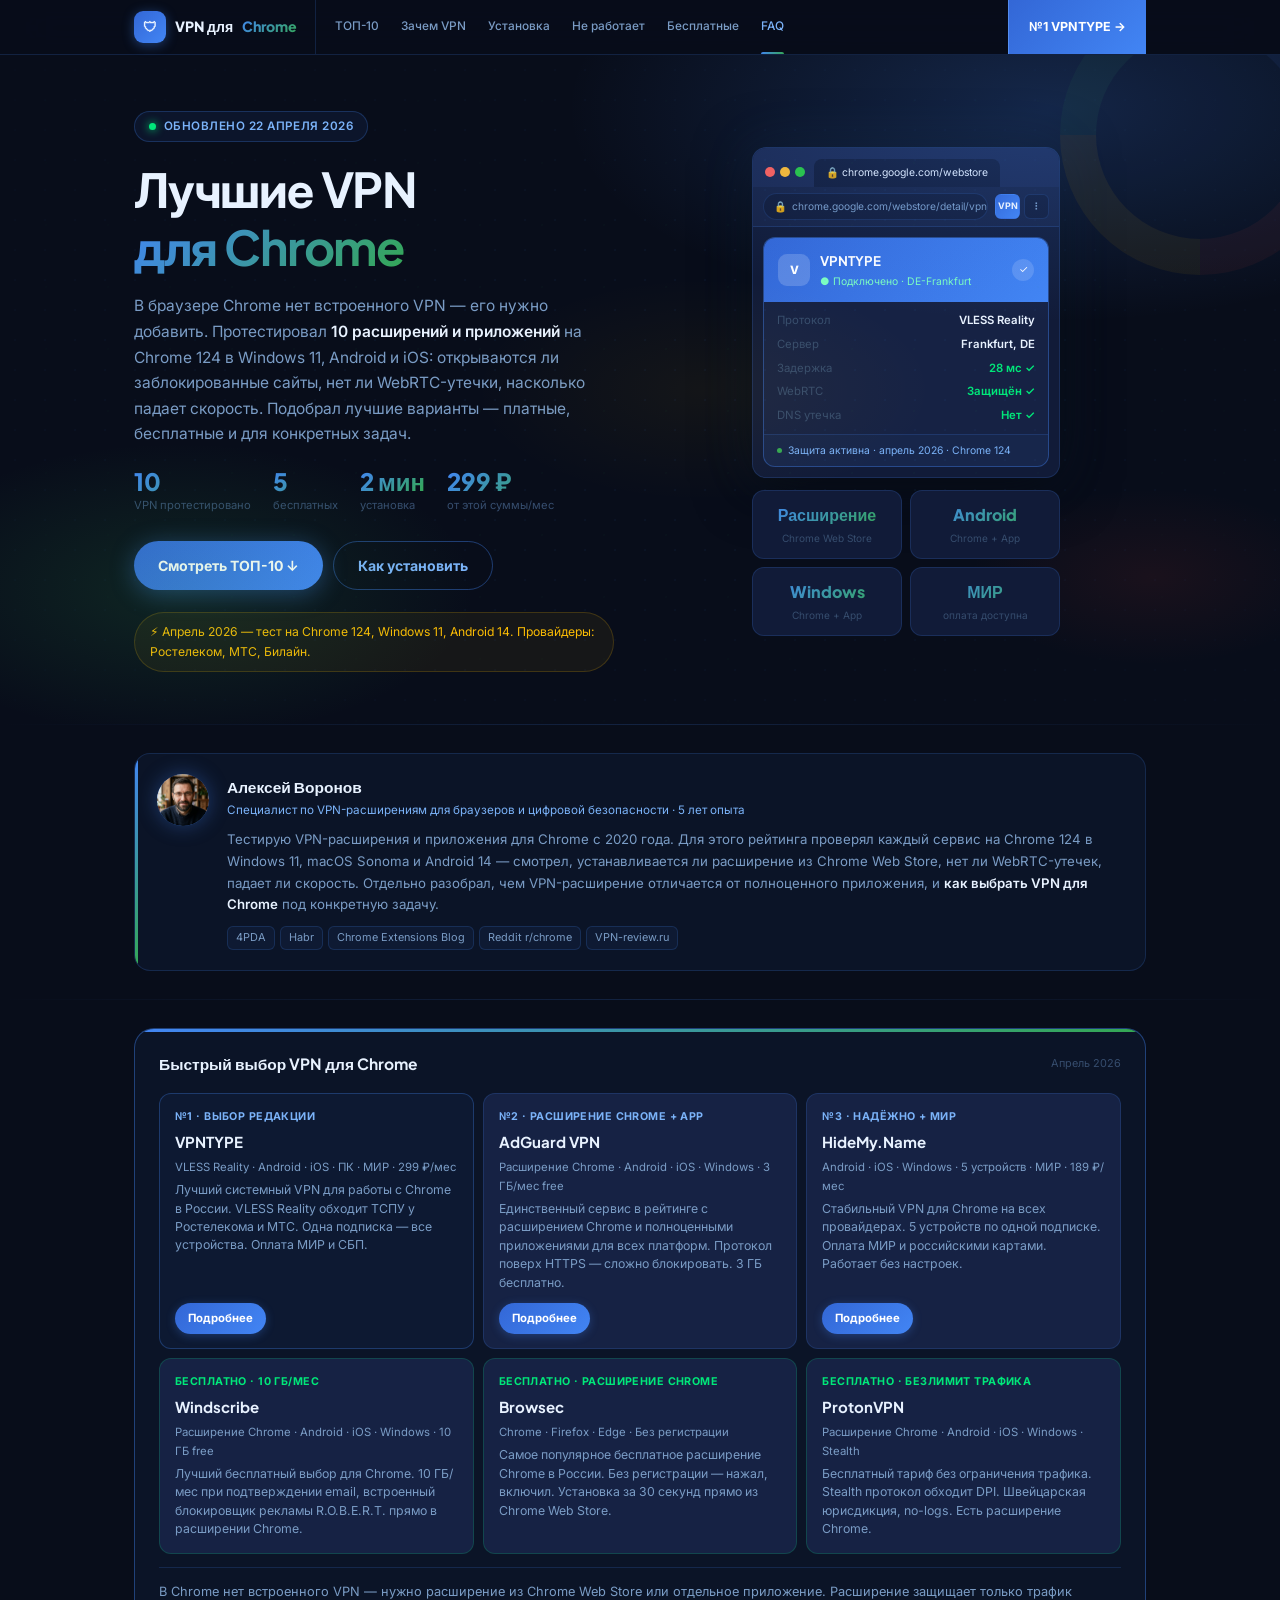
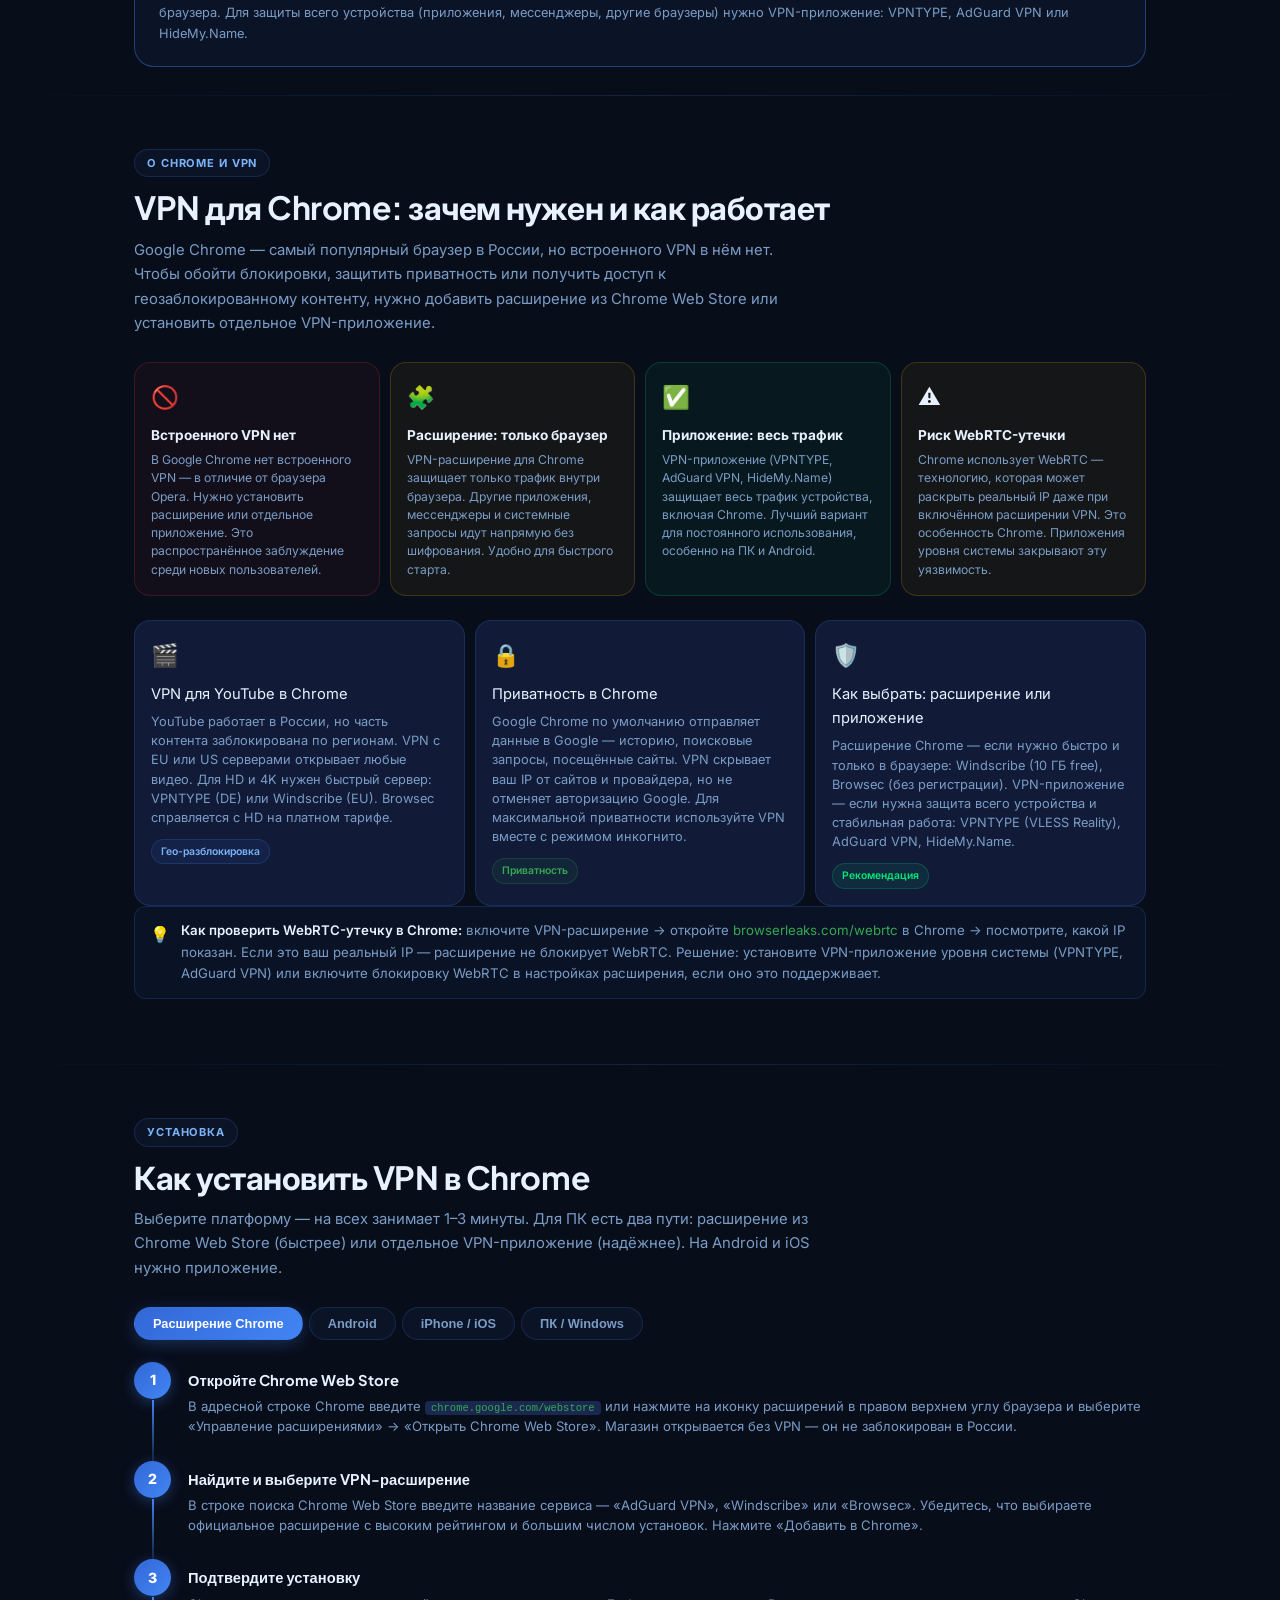
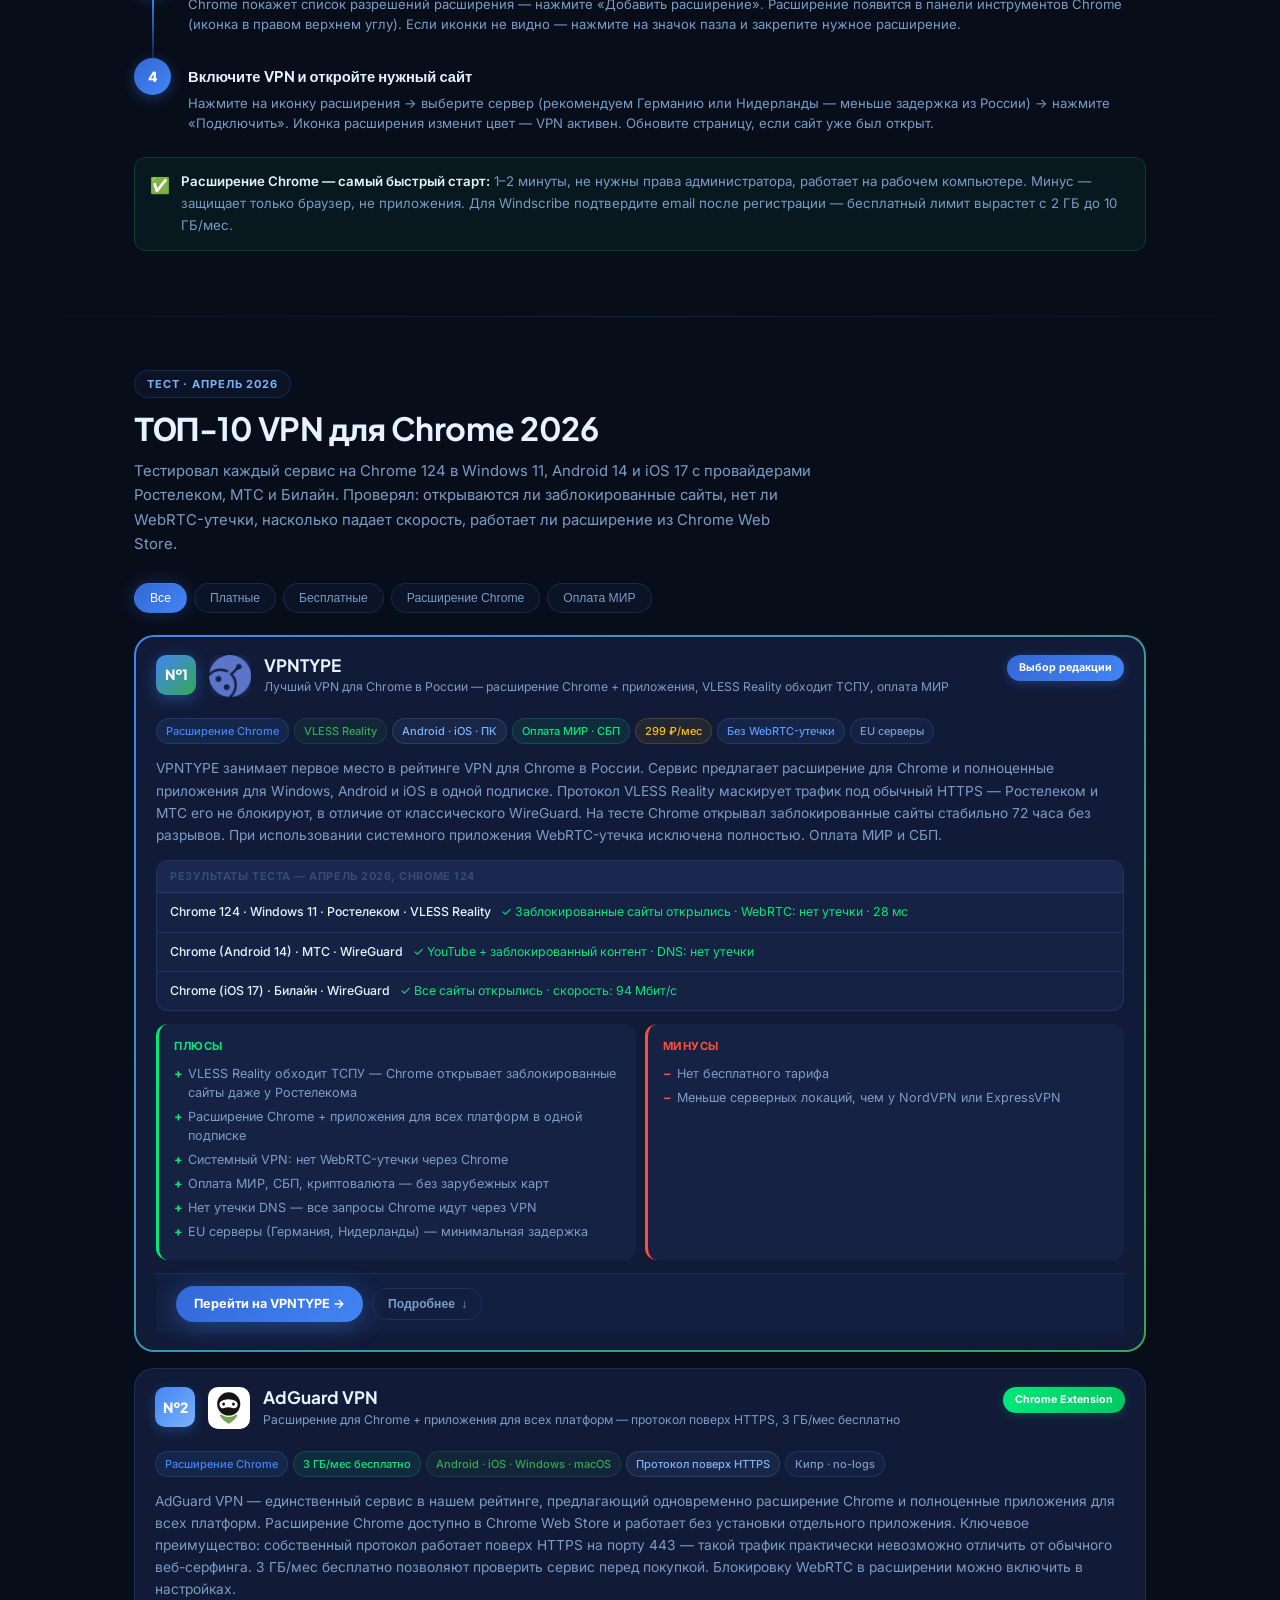
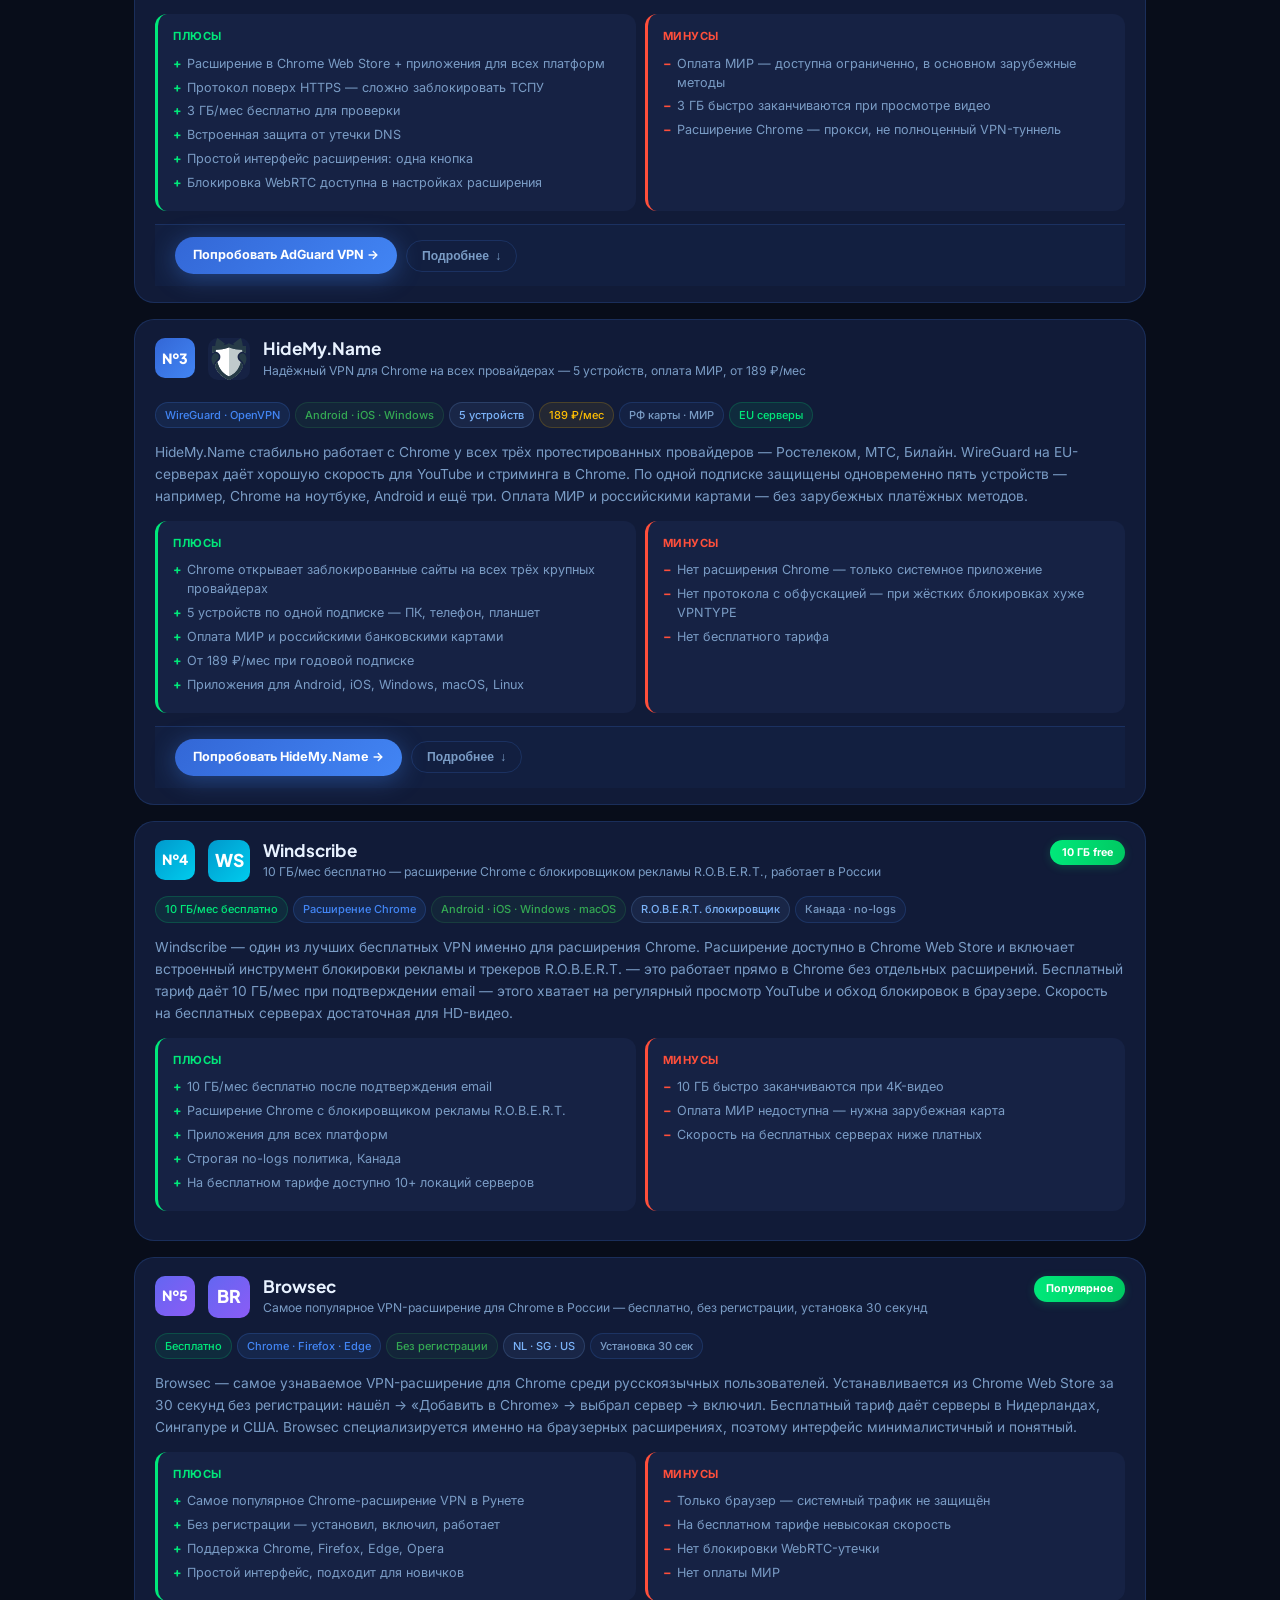
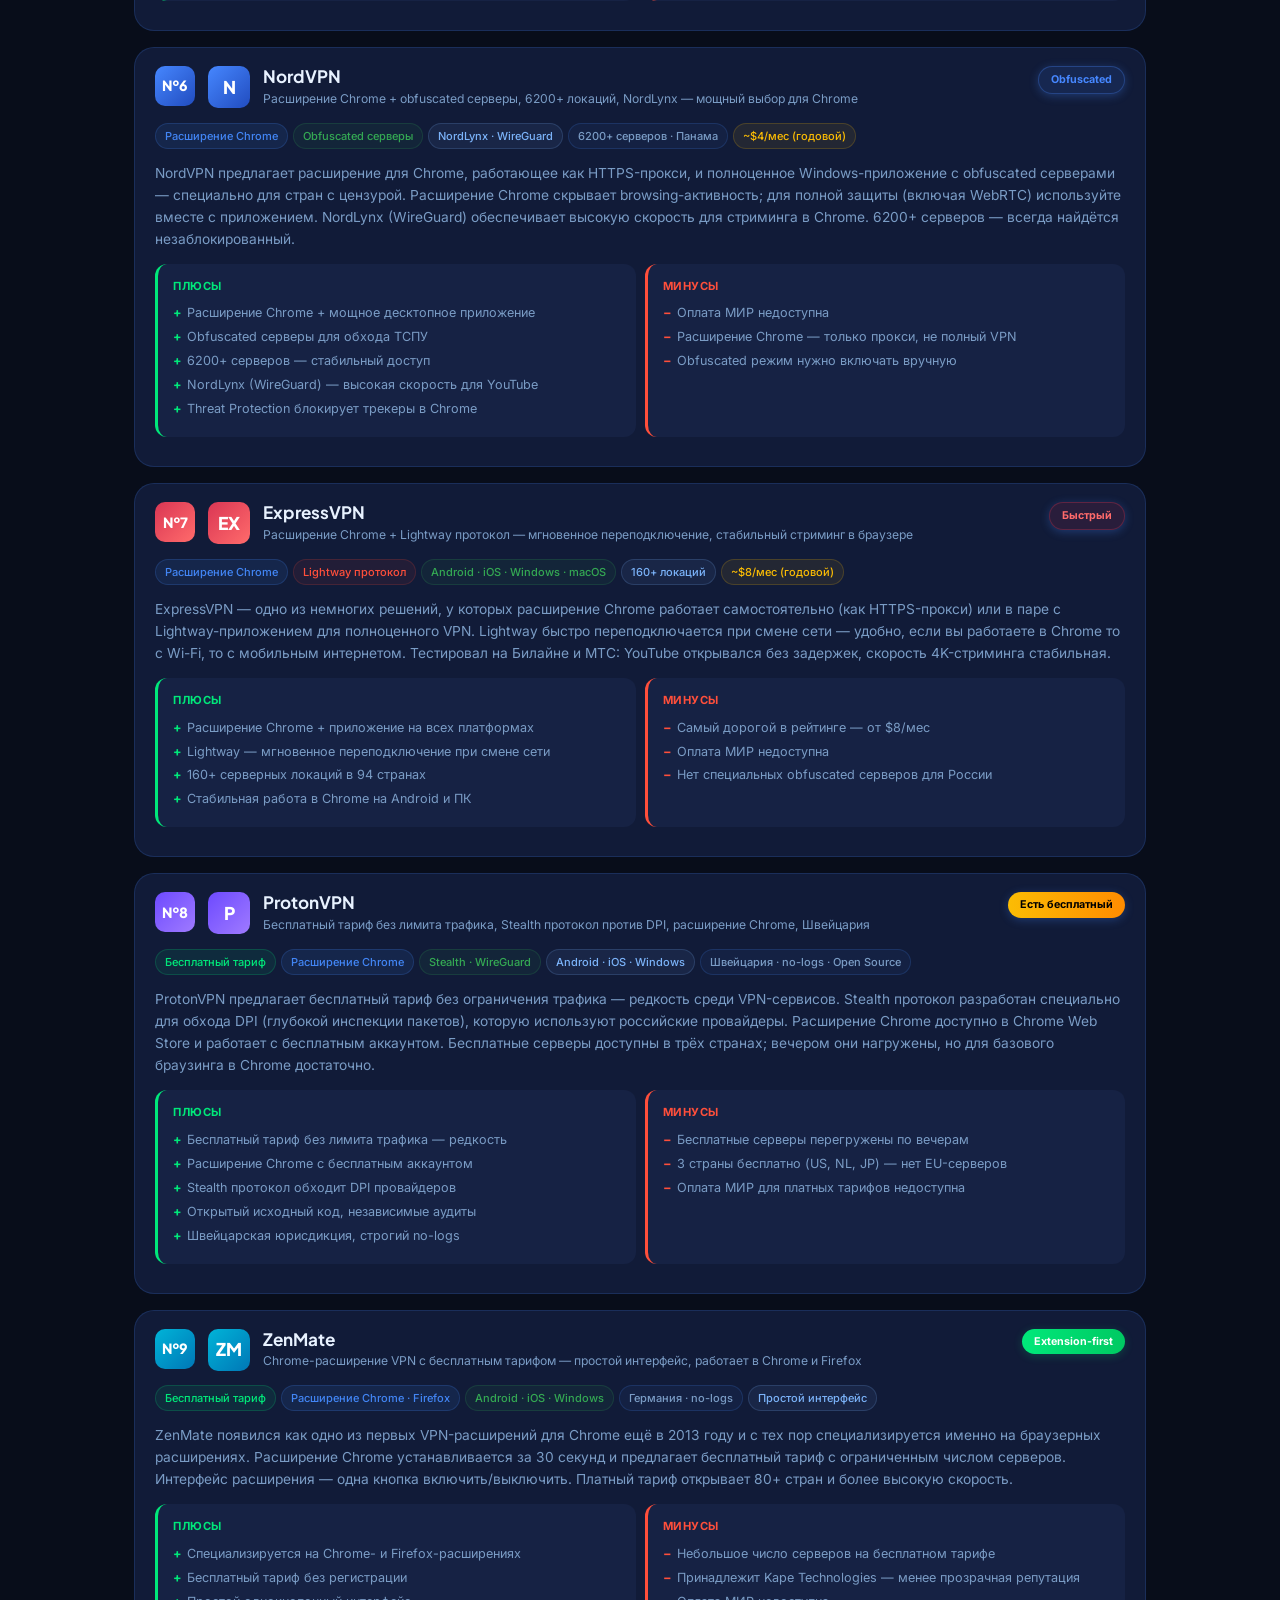
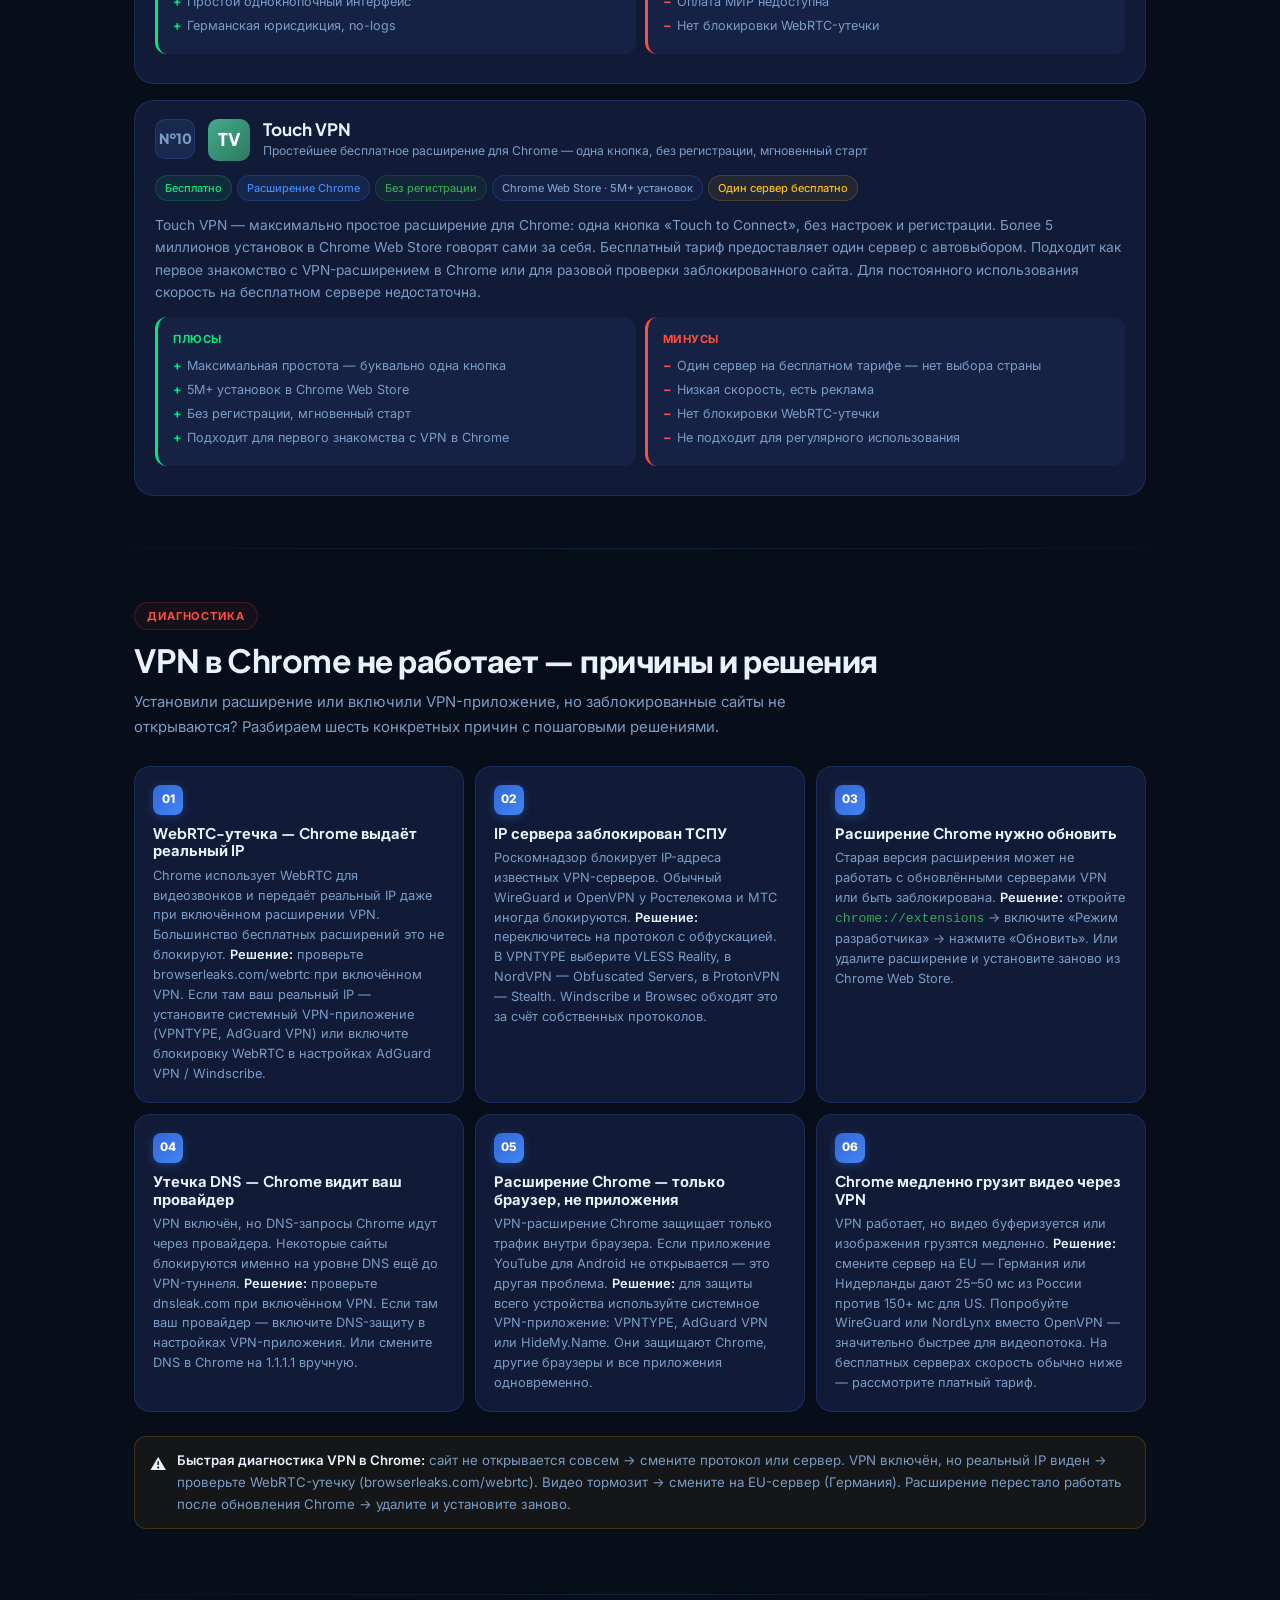
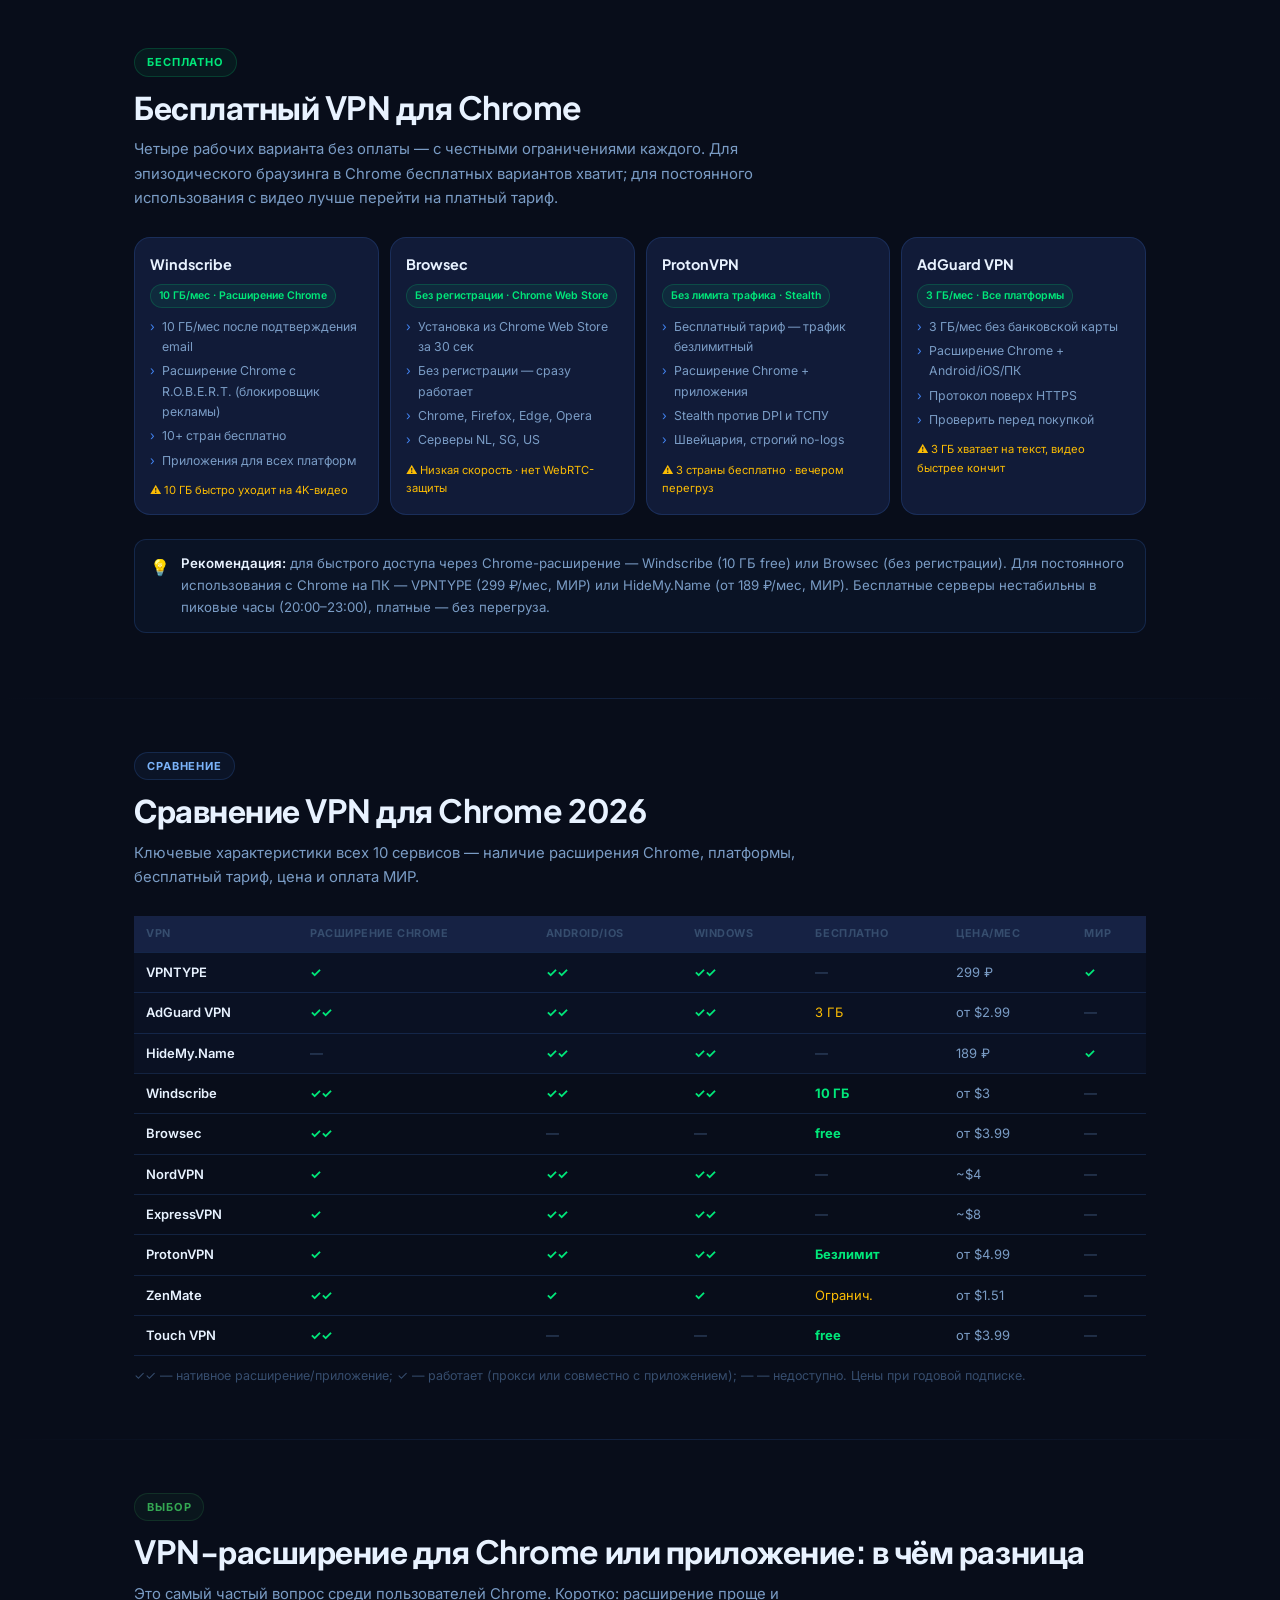
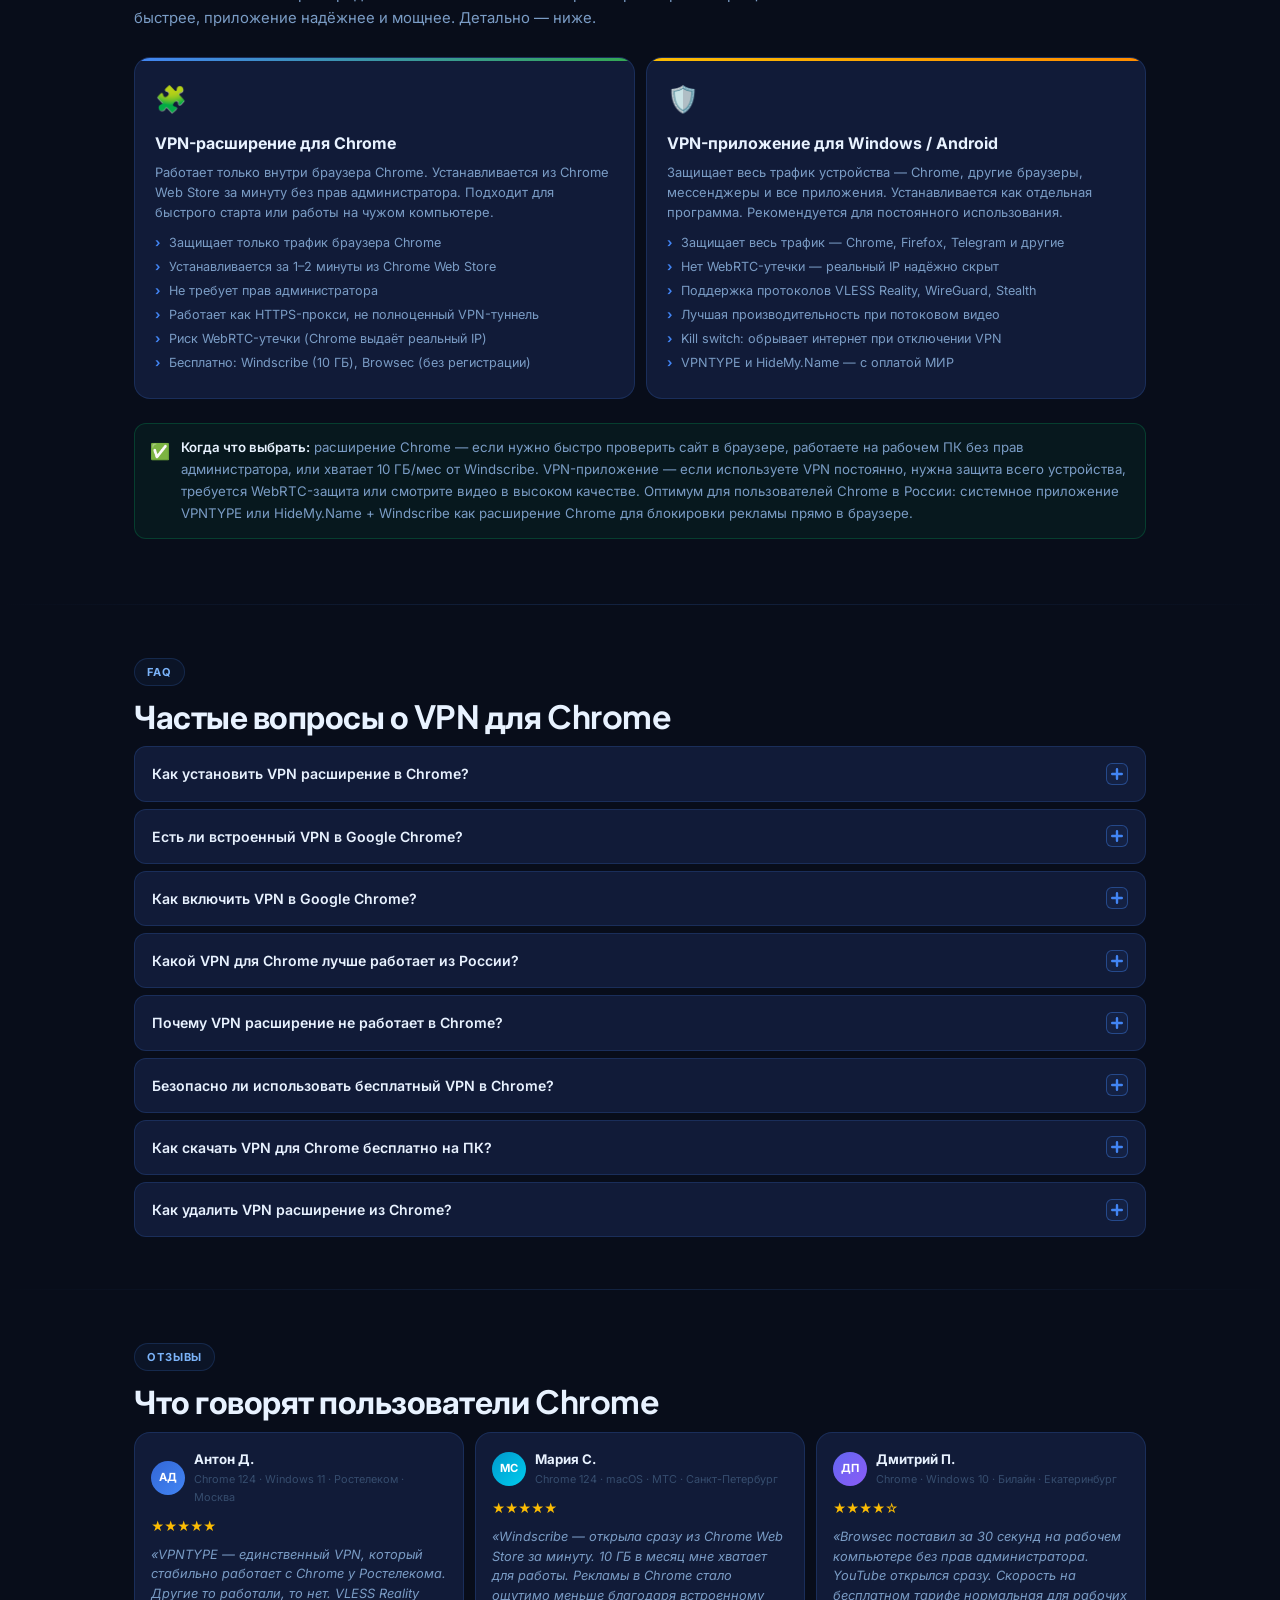
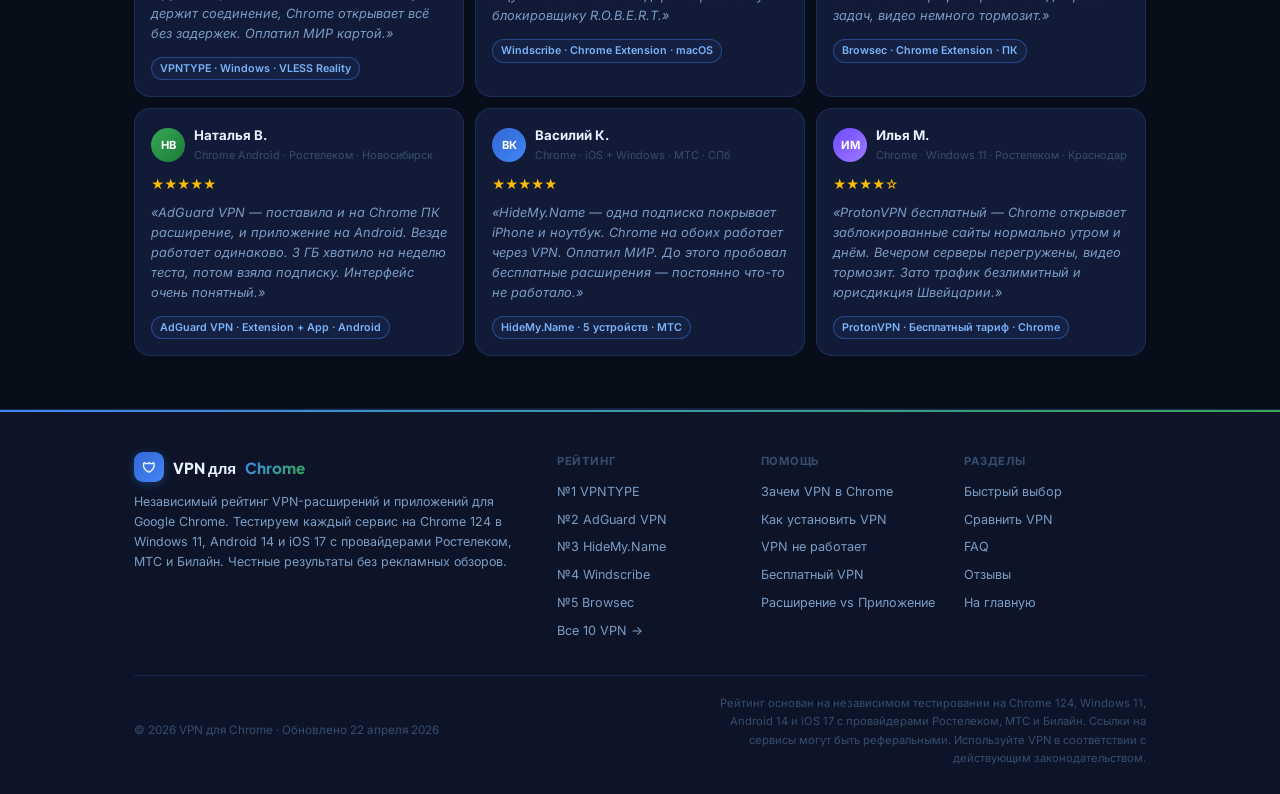
<file: index.html>
<!DOCTYPE html>
<html lang="ru">
<head>
<meta charset="UTF-8">
<meta name="viewport" content="width=device-width, initial-scale=1.0">
<title>Лучшие VPN для Chrome 2026 — ТОП-10 расширений и приложений для Google Chrome</title>
<meta name="description" content="ТОП-10 VPN для Chrome 2026: лучшие расширения и приложения для браузера Google Chrome. Бесплатные варианты, установка за 2 минуты. Тест на Windows 11, Android и iOS — апрель 2026.">
<meta name="keywords" content="впн для хрома, расширение впн хром, бесплатный впн хром, впн для гугл хром, как включить впн в хроме, впн расширение хром бесплатно, скачать впн для хрома, впн хром 2026">
<link rel="icon" type="image/svg+xml" href="favicon.svg">
<link rel="shortcut icon" href="favicon.svg">
<link rel="apple-touch-icon" href="favicon.svg">
<meta name="theme-color" content="#4285F4">
<link rel="stylesheet" href="styles.css">
<link rel="preconnect" href="https://fonts.googleapis.com">
<link rel="preconnect" href="https://fonts.gstatic.com" crossorigin>
<link href="https://fonts.googleapis.com/css2?family=Plus+Jakarta+Sans:wght@400;500;600;700;800&family=Inter:wght@400;500;600;700&display=swap" rel="stylesheet">
<meta property="og:title" content="Лучшие VPN для Chrome 2026 — ТОП-10 расширений для Google Chrome">
<meta property="og:description" content="Проверил 10 VPN-расширений и приложений для Chrome из России в 2026 году: Windows, Android, iOS. Бесплатные варианты, как установить за 2 минуты, почему расширение не работает.">
<meta property="og:type" content="article">
<meta property="og:locale" content="ru_RU">
  <!-- Yandex.Metrika counter -->
<script type="text/javascript">
    (function(m,e,t,r,i,k,a){
        m[i]=m[i]||function(){(m[i].a=m[i].a||[]).push(arguments)};
        m[i].l=1*new Date();
        for (var j = 0; j < document.scripts.length; j++) {if (document.scripts[j].src === r) { return; }}
        k=e.createElement(t),a=e.getElementsByTagName(t)[0],k.async=1,k.src=r,a.parentNode.insertBefore(k,a)
    })(window, document,'script','https://mc.yandex.ru/metrika/tag.js?id=108729002', 'ym');

    ym(108729002, 'init', {ssr:true, webvisor:true, clickmap:true, ecommerce:"dataLayer", referrer: document.referrer, url: location.href, accurateTrackBounce:true, trackLinks:true});
</script>
<noscript><div><img src="https://mc.yandex.ru/watch/108729002" style="position:absolute; left:-9999px;" alt="" /></div></noscript>
<!-- /Yandex.Metrika counter -->
<script type="application/ld+json">
{
  "@context": "https://schema.org",
  "@type": "Article",
  "headline": "Лучшие VPN для Chrome 2026 — ТОП-10 расширений и приложений для Google Chrome",
  "description": "Обзор 10 VPN для браузера Google Chrome. Тестировал расширения Chrome Web Store и VPN-приложения на Windows 11, Android и iOS. Бесплатные варианты, установка, диагностика. Апрель 2026.",
  "datePublished": "2026-04-01",
  "dateModified": "2026-04-22",
  "author": {
    "@type": "Person",
    "name": "Алексей Воронов",
    "jobTitle": "Специалист по VPN-расширениям для браузеров и цифровой безопасности",
    "description": "5 лет тестирую VPN-расширения и приложения для Chrome. Для этого рейтинга проверял каждый сервис на Chrome 124 в Windows 11, macOS и Android — смотрел, устанавливается ли расширение из Chrome Web Store, нет ли WebRTC-утечек, открываются ли заблокированные сайты."
  },
  "publisher": { "@type": "Organization", "name": "VPN для Chrome · Рейтинг 2026" },
  "inLanguage": "ru"
}
</script>
<script type="application/ld+json">
{
  "@context": "https://schema.org",
  "@type": "ItemList",
  "name": "ТОП-10 VPN для Chrome 2026",
  "numberOfItems": 10,
  "itemListElement": [
    { "@type": "ListItem", "position": 1,  "name": "VPNTYPE",      "description": "Лучший VPN для Chrome — расширение Chrome + приложения, VLESS Reality обходит ТСПУ, оплата МИР, 299 ₽/мес" },
    { "@type": "ListItem", "position": 2,  "name": "AdGuard VPN",  "description": "Расширение Chrome + приложения для всех платформ, протокол поверх HTTPS, 3 ГБ/мес бесплатно" },
    { "@type": "ListItem", "position": 3,  "name": "HideMy.Name",  "description": "Надёжный VPN для Chrome на всех провайдерах, 5 устройств, оплата МИР, от 189 ₽/мес" },
    { "@type": "ListItem", "position": 4,  "name": "Windscribe",   "description": "10 ГБ/мес бесплатно, расширение Chrome с блокировщиком рекламы R.O.B.E.R.T." },
    { "@type": "ListItem", "position": 5,  "name": "Browsec",      "description": "Самое популярное бесплатное VPN-расширение для Chrome в России, установка 30 секунд" },
    { "@type": "ListItem", "position": 6,  "name": "NordVPN",      "description": "Расширение Chrome + obfuscated серверы, 6200+ локаций, NordLynx" },
    { "@type": "ListItem", "position": 7,  "name": "ExpressVPN",   "description": "Расширение Chrome + приложение, Lightway протокол, 160+ локаций" },
    { "@type": "ListItem", "position": 8,  "name": "ProtonVPN",    "description": "Бесплатный тариф без лимита трафика, Stealth протокол, расширение Chrome" },
    { "@type": "ListItem", "position": 9,  "name": "ZenMate",      "description": "VPN-расширение для Chrome и Firefox, бесплатный тариф, простой интерфейс" },
    { "@type": "ListItem", "position": 10, "name": "Touch VPN",    "description": "Простейшее бесплатное расширение для Chrome — одна кнопка, без регистрации" }
  ]
}
</script>
<script type="application/ld+json">
{
  "@context": "https://schema.org",
  "@type": "FAQPage",
  "mainEntity": [
    {
      "@type": "Question",
      "name": "Как установить VPN расширение в Chrome?",
      "acceptedAnswer": { "@type": "Answer", "text": "Откройте Chrome Web Store (chrome.google.com/webstore), найдите нужное расширение — например, AdGuard VPN, Windscribe или Browsec — нажмите «Добавить в Chrome» → «Добавить расширение». Расширение появится в панели инструментов. Нажмите на иконку и включите VPN. Весь процесс занимает 1–2 минуты." }
    },
    {
      "@type": "Question",
      "name": "Есть ли встроенный VPN в Google Chrome?",
      "acceptedAnswer": { "@type": "Answer", "text": "Нет, в Google Chrome нет встроенного VPN. Чтобы использовать VPN в Chrome, нужно установить расширение из Chrome Web Store (AdGuard VPN, Windscribe, Browsec) или отдельное VPN-приложение для Windows/Android/iOS (VPNTYPE, HideMy.Name), которое защищает весь трафик браузера." }
    },
    {
      "@type": "Question",
      "name": "Какой бесплатный VPN лучше выбрать для Chrome?",
      "acceptedAnswer": { "@type": "Answer", "text": "Лучшие бесплатные VPN для Chrome в 2026 году: Windscribe (10 ГБ/мес, расширение Chrome с блокировщиком рекламы), Browsec (без регистрации, установка 30 сек), ProtonVPN (безлимитный трафик, Stealth протокол), AdGuard VPN (3 ГБ/мес, все платформы). Для браузера достаточно Windscribe или Browsec." }
    },
    {
      "@type": "Question",
      "name": "Почему VPN расширение не работает в Chrome?",
      "acceptedAnswer": { "@type": "Answer", "text": "Основные причины: 1) Расширение не обновлено — зайдите в chrome://extensions и проверьте обновления. 2) WebRTC утечка — расширение не блокирует WebRTC и реальный IP виден. 3) IP сервера заблокирован — смените сервер. 4) Расширение работает только как прокси — для полноценной защиты нужно VPN-приложение (VPNTYPE, AdGuard VPN)." }
    },
    {
      "@type": "Question",
      "name": "Как включить VPN в Google Chrome?",
      "acceptedAnswer": { "@type": "Answer", "text": "Способ 1 (расширение): установите VPN-расширение из Chrome Web Store → нажмите на иконку в панели инструментов → выберите сервер → нажмите «Подключить». Способ 2 (приложение): установите VPN-приложение для Windows или Android → подключитесь → откройте Chrome, весь трафик браузера защищён автоматически." }
    }
  ]
}
</script>
</head>

<body>
<div id="read-progress"></div>

<!-- NAVIGATION -->
<nav class="site-nav" role="navigation" aria-label="Основная навигация">
  <div class="container">
    <div class="nav-inner">
      <a href="#" class="nav-logo">
        <div class="logo-icon">🛡</div>
        VPN для <span class="logo-word">Chrome</span>
      </a>
      <ul class="nav-tabs">
        <li><a href="#top10">ТОП-10</a></li>
        <li><a href="#why-vpn">Зачем VPN</a></li>
        <li><a href="#setup">Установка</a></li>
        <li><a href="#why-not-working">Не работает</a></li>
        <li><a href="#free">Бесплатные</a></li>
        <li><a href="#faq">FAQ</a></li>
      </ul>
      <a href="#vpntype-card" class="nav-cta">№1 VPNTYPE →</a>
      <button class="burger" id="burger-btn" aria-label="Меню" aria-expanded="false">
        <span></span><span></span><span></span>
      </button>
    </div>
  </div>
</nav>

<div class="mobile-menu" id="mobile-menu">
  <a href="#top10">ТОП-10 VPN для Chrome</a>
  <a href="#why-vpn">Зачем VPN в Chrome</a>
  <a href="#setup">Как установить VPN в Chrome</a>
  <a href="#why-not-working">VPN в Chrome не работает</a>
  <a href="#free">Бесплатный VPN для Chrome</a>
  <a href="#compare">Сравнение VPN</a>
  <a href="#ext-vs-app">Расширение или приложение</a>
  <a href="#faq">Частые вопросы</a>
  <a href="#vpntype-card" class="mm-cta">Попробовать VPNTYPE №1 →</a>
</div>

<!-- HERO -->
<section class="hero" aria-label="Введение">
  <div class="hero-bg"></div>
  <div class="hero-chrome-ring"></div>
  <div class="container">
    <div class="hero-grid">

      <!-- Left: Content -->
      <div class="hero-content">
        <div class="hero-eyebrow fade-up">
          <span class="live-dot"></span>Обновлено 22 апреля 2026
        </div>
        <h1 class="hero-title fade-up">
          Лучшие VPN<br>
          <span class="hl">для Chrome</span>
        </h1>
        <p class="hero-desc fade-up delay-1">
          В браузере Chrome нет встроенного VPN — его нужно добавить. Протестировал <strong>10 расширений и приложений</strong> на Chrome 124 в Windows 11, Android и iOS: открываются ли заблокированные сайты, нет ли WebRTC-утечки, насколько падает скорость. Подобрал лучшие варианты — платные, бесплатные и для конкретных задач.
        </p>
        <div class="hero-stats fade-up delay-2">
          <div class="hero-stat"><span class="stat-val">10</span><span class="stat-lbl">VPN протестировано</span></div>
          <div class="hero-stat"><span class="stat-val">5</span><span class="stat-lbl">бесплатных</span></div>
          <div class="hero-stat"><span class="stat-val">2 мин</span><span class="stat-lbl">установка</span></div>
          <div class="hero-stat"><span class="stat-val">299 ₽</span><span class="stat-lbl">от этой суммы/мес</span></div>
        </div>
        <div class="hero-actions fade-up delay-3">
          <a href="#top10" class="btn btn-primary">Смотреть ТОП-10 ↓</a>
          <a href="#setup" class="btn btn-ghost">Как установить</a>
        </div>
        <div class="update-bar fade-up delay-3">
          ⚡ Апрель 2026 — тест на Chrome 124, Windows 11, Android 14. Провайдеры: Ростелеком, МТС, Билайн.
        </div>
      </div>

      <!-- Right: Chrome browser window mockup -->
      <div class="hero-visual">
        <div class="chrome-window">
          <!-- Title bar -->
          <div class="chrome-titlebar">
            <div class="chrome-dots">
              <span class="cdot red"></span>
              <span class="cdot yellow"></span>
              <span class="cdot cgrn"></span>
            </div>
            <div class="chrome-tab-bar">
              <div class="chrome-tab active">🔒 chrome.google.com/webstore</div>
            </div>
          </div>
          <!-- Omnibar -->
          <div class="chrome-omnibar">
            <div class="chrome-address-pill">
              <span>🔒</span>
              <span>chrome.google.com/webstore/detail/vpn</span>
            </div>
            <div class="chrome-ext-tray">
              <div class="cext-btn vpn-on">VPN</div>
              <div class="cext-btn">⋮</div>
            </div>
          </div>
          <!-- VPN extension popup -->
          <div class="chrome-viewport">
            <div class="ext-popup-card">
              <div class="epc-head">
                <div class="epc-logo">V</div>
                <div>
                  <div class="epc-name">VPNTYPE</div>
                  <div class="epc-status ok">● Подключено · DE-Frankfurt</div>
                </div>
                <div class="epc-badge">✓</div>
              </div>
              <div class="epc-metrics">
                <div class="epc-metric">
                  <span class="epm-k">Протокол</span>
                  <span class="epm-v">VLESS Reality</span>
                </div>
                <div class="epc-metric">
                  <span class="epm-k">Сервер</span>
                  <span class="epm-v">Frankfurt, DE</span>
                </div>
                <div class="epc-metric">
                  <span class="epm-k">Задержка</span>
                  <span class="epm-v ok">28 мс ✓</span>
                </div>
                <div class="epc-metric">
                  <span class="epm-k">WebRTC</span>
                  <span class="epm-v ok">Защищён ✓</span>
                </div>
                <div class="epc-metric">
                  <span class="epm-k">DNS утечка</span>
                  <span class="epm-v ok">Нет ✓</span>
                </div>
              </div>
              <div class="epc-footer">
                <div class="epc-dot-pulse"></div>
                Защита активна · апрель 2026 · Chrome 124
              </div>
            </div>
          </div>
        </div>
        <!-- Mini stat cards -->
        <div class="hero-side-grid">
          <div class="hero-side-card"><div class="val">Расширение</div><div class="lbl">Chrome Web Store</div></div>
          <div class="hero-side-card"><div class="val">Android</div><div class="lbl">Chrome + App</div></div>
          <div class="hero-side-card"><div class="val">Windows</div><div class="lbl">Chrome + App</div></div>
          <div class="hero-side-card"><div class="val">МИР</div><div class="lbl">оплата доступна</div></div>
        </div>
      </div>

    </div>
  </div>
</section>

<div class="divider"></div>

<!-- AUTHOR -->
<section class="section-sm">
  <div class="container">
    <div class="author-box">
      <div class="author-photo">
        <img src="author.jpg" alt="Алексей Воронов" onerror="this.style.display='none';this.parentNode.innerHTML='&#128100;'">
      </div>
      <div class="author-info">
        <div class="author-name">Алексей Воронов</div>
        <div class="author-role">Специалист по VPN-расширениям для браузеров и цифровой безопасности · 5 лет опыта</div>
        <p class="author-bio">
          Тестирую VPN-расширения и приложения для Chrome с 2020 года. Для этого рейтинга проверял каждый сервис на Chrome 124 в Windows 11, macOS Sonoma и Android 14 — смотрел, устанавливается ли расширение из Chrome Web Store, нет ли WebRTC-утечек, падает ли скорость. Отдельно разобрал, чем VPN-расширение отличается от полноценного приложения, и <strong>как выбрать VPN для Chrome</strong> под конкретную задачу.
        </p>
        <div class="author-pubs">
          <span class="author-pub">4PDA</span>
          <span class="author-pub">Habr</span>
          <span class="author-pub">Chrome Extensions Blog</span>
          <span class="author-pub">Reddit r/chrome</span>
          <span class="author-pub">VPN-review.ru</span>
        </div>
      </div>
    </div>
  </div>
</section>

<div class="divider"></div>

<!-- TL;DR -->
<section class="section-sm" id="tldr">
  <div class="container">
    <div class="tldr-panel">
      <div class="tldr-header">
        <div class="tldr-label">Быстрый выбор VPN для Chrome</div>
        <div class="tldr-updated">Апрель 2026</div>
      </div>
      <div class="tldr-grid">
        <div class="tldr-card featured">
          <div class="tldr-rank">№1 · Выбор редакции</div>
          <div class="tldr-name">VPNTYPE</div>
          <div class="tldr-tag">VLESS Reality · Android · iOS · ПК · МИР · 299 ₽/мес</div>
          <div class="tldr-desc">Лучший системный VPN для работы с Chrome в России. VLESS Reality обходит ТСПУ у Ростелекома и МТС. Одна подписка — все устройства. Оплата МИР и СБП.</div>
          <a href="#vpntype-card" class="tldr-btn">Подробнее</a>
        </div>
        <div class="tldr-card">
          <div class="tldr-rank">№2 · Расширение Chrome + App</div>
          <div class="tldr-name">AdGuard VPN</div>
          <div class="tldr-tag">Расширение Chrome · Android · iOS · Windows · 3 ГБ/мес free</div>
          <div class="tldr-desc">Единственный сервис в рейтинге с расширением Chrome и полноценными приложениями для всех платформ. Протокол поверх HTTPS — сложно блокировать. 3 ГБ бесплатно.</div>
          <a href="#adguard-card" class="tldr-btn">Подробнее</a>
        </div>
        <div class="tldr-card">
          <div class="tldr-rank">№3 · Надёжно + МИР</div>
          <div class="tldr-name">HideMy.Name</div>
          <div class="tldr-tag">Android · iOS · Windows · 5 устройств · МИР · 189 ₽/мес</div>
          <div class="tldr-desc">Стабильный VPN для Chrome на всех провайдерах. 5 устройств по одной подписке. Оплата МИР и российскими картами. Работает без настроек.</div>
          <a href="#hidemy-card" class="tldr-btn">Подробнее</a>
        </div>
        <div class="tldr-card free">
          <div class="tldr-rank">Бесплатно · 10 ГБ/мес</div>
          <div class="tldr-name">Windscribe</div>
          <div class="tldr-tag">Расширение Chrome · Android · iOS · Windows · 10 ГБ free</div>
          <div class="tldr-desc">Лучший бесплатный выбор для Chrome. 10 ГБ/мес при подтверждении email, встроенный блокировщик рекламы R.O.B.E.R.T. прямо в расширении Chrome.</div>
        </div>
        <div class="tldr-card free">
          <div class="tldr-rank">Бесплатно · Расширение Chrome</div>
          <div class="tldr-name">Browsec</div>
          <div class="tldr-tag">Chrome · Firefox · Edge · Без регистрации</div>
          <div class="tldr-desc">Самое популярное бесплатное расширение Chrome в России. Без регистрации — нажал, включил. Установка за 30 секунд прямо из Chrome Web Store.</div>
        </div>
        <div class="tldr-card free">
          <div class="tldr-rank">Бесплатно · Безлимит трафика</div>
          <div class="tldr-name">ProtonVPN</div>
          <div class="tldr-tag">Расширение Chrome · Android · iOS · Windows · Stealth</div>
          <div class="tldr-desc">Бесплатный тариф без ограничения трафика. Stealth протокол обходит DPI. Швейцарская юрисдикция, no-logs. Есть расширение Chrome.</div>
        </div>
      </div>
      <div class="tldr-note">
        В Chrome нет встроенного VPN — нужно расширение из Chrome Web Store или отдельное приложение. Расширение защищает только трафик браузера. Для защиты всего устройства (приложения, мессенджеры, другие браузеры) нужно VPN-приложение: VPNTYPE, AdGuard VPN или HideMy.Name.
      </div>
    </div>
  </div>
</section>

<div class="divider"></div>

<!-- ЗАЧЕМ VPN ДЛЯ CHROME -->
<section class="section" id="why-vpn">
  <div class="container">
    <div class="sec-badge">О Chrome и VPN</div>
    <h2 class="section-title">VPN для Chrome: зачем нужен и как работает</h2>
    <p class="section-intro">
      Google Chrome — самый популярный браузер в России, но встроенного VPN в нём нет. Чтобы обойти блокировки, защитить приватность или получить доступ к геозаблокированному контенту, нужно добавить расширение из Chrome Web Store или установить отдельное VPN-приложение.
    </p>
    <div class="status-grid">
      <div class="status-card blocked">
        <div class="status-icon">🚫</div>
        <div class="status-title">Встроенного VPN нет</div>
        <div class="status-desc">В Google Chrome нет встроенного VPN — в отличие от браузера Opera. Нужно установить расширение или отдельное приложение. Это распространённое заблуждение среди новых пользователей.</div>
      </div>
      <div class="status-card partial">
        <div class="status-icon">🧩</div>
        <div class="status-title">Расширение: только браузер</div>
        <div class="status-desc">VPN-расширение для Chrome защищает только трафик внутри браузера. Другие приложения, мессенджеры и системные запросы идут напрямую без шифрования. Удобно для быстрого старта.</div>
      </div>
      <div class="status-card works">
        <div class="status-icon">✅</div>
        <div class="status-title">Приложение: весь трафик</div>
        <div class="status-desc">VPN-приложение (VPNTYPE, AdGuard VPN, HideMy.Name) защищает весь трафик устройства, включая Chrome. Лучший вариант для постоянного использования, особенно на ПК и Android.</div>
      </div>
      <div class="status-card partial">
        <div class="status-icon">⚠️</div>
        <div class="status-title">Риск WebRTC-утечки</div>
        <div class="status-desc">Chrome использует WebRTC — технологию, которая может раскрыть реальный IP даже при включённом расширении VPN. Это особенность Chrome. Приложения уровня системы закрывают эту уязвимость.</div>
      </div>
    </div>
    <div class="bento-grid">
      <div class="bento-card">
        <div class="bento-icon">🎬</div>
        <div class="bento-title">VPN для YouTube в Chrome</div>
        <div class="bento-desc">YouTube работает в России, но часть контента заблокирована по регионам. VPN с EU или US серверами открывает любые видео. Для HD и 4K нужен быстрый сервер: VPNTYPE (DE) или Windscribe (EU). Browsec справляется с HD на платном тарифе.</div>
        <span class="bento-badge">Гео-разблокировка</span>
      </div>
      <div class="bento-card">
        <div class="bento-icon">🔒</div>
        <div class="bento-title">Приватность в Chrome</div>
        <div class="bento-desc">Google Chrome по умолчанию отправляет данные в Google — историю, поисковые запросы, посещённые сайты. VPN скрывает ваш IP от сайтов и провайдера, но не отменяет авторизацию Google. Для максимальной приватности используйте VPN вместе с режимом инкогнито.</div>
        <span class="bento-badge teal">Приватность</span>
      </div>
      <div class="bento-card">
        <div class="bento-icon">🛡️</div>
        <div class="bento-title">Как выбрать: расширение или приложение</div>
        <div class="bento-desc">Расширение Chrome — если нужно быстро и только в браузере: Windscribe (10 ГБ free), Browsec (без регистрации). VPN-приложение — если нужна защита всего устройства и стабильная работа: VPNTYPE (VLESS Reality), AdGuard VPN, HideMy.Name.</div>
        <span class="bento-badge green">Рекомендация</span>
      </div>
    </div>
    <div class="callout callout-info">
      <div class="callout-icon">💡</div>
      <div class="callout-body">
        <strong>Как проверить WebRTC-утечку в Chrome:</strong> включите VPN-расширение → откройте <em>browserleaks.com/webrtc</em> в Chrome → посмотрите, какой IP показан. Если это ваш реальный IP — расширение не блокирует WebRTC. Решение: установите VPN-приложение уровня системы (VPNTYPE, AdGuard VPN) или включите блокировку WebRTC в настройках расширения, если оно это поддерживает.
      </div>
    </div>
  </div>
</section>

<div class="divider"></div>

<!-- КАК УСТАНОВИТЬ VPN В CHROME -->
<section class="section" id="setup">
  <div class="container">
    <div class="sec-badge">Установка</div>
    <h2 class="section-title">Как установить VPN в Chrome</h2>
    <p class="section-intro">Выберите платформу — на всех занимает 1–3 минуты. Для ПК есть два пути: расширение из Chrome Web Store (быстрее) или отдельное VPN-приложение (надёжнее). На Android и iOS нужно приложение.</p>

    <div id="install-tabs" class="pill-tabs">
      <button class="pill-tab active" data-tab="tab-ext">Расширение Chrome</button>
      <button class="pill-tab" data-tab="tab-android">Android</button>
      <button class="pill-tab" data-tab="tab-ios">iPhone / iOS</button>
      <button class="pill-tab" data-tab="tab-pc">ПК / Windows</button>
    </div>

    <!-- TAB: Chrome Extension -->
    <div id="tab-ext" class="tab-content active">
      <div class="install-steps">
        <div class="install-step">
          <div class="step-circle">1</div>
          <div class="step-body">
            <div class="step-title">Откройте Chrome Web Store</div>
            <div class="step-desc">В адресной строке Chrome введите <span class="code">chrome.google.com/webstore</span> или нажмите на иконку расширений в правом верхнем углу браузера и выберите «Управление расширениями» → «Открыть Chrome Web Store». Магазин открывается без VPN — он не заблокирован в России.</div>
          </div>
        </div>
        <div class="install-step">
          <div class="step-circle">2</div>
          <div class="step-body">
            <div class="step-title">Найдите и выберите VPN-расширение</div>
            <div class="step-desc">В строке поиска Chrome Web Store введите название сервиса — «AdGuard VPN», «Windscribe» или «Browsec». Убедитесь, что выбираете официальное расширение с высоким рейтингом и большим числом установок. Нажмите «Добавить в Chrome».</div>
          </div>
        </div>
        <div class="install-step">
          <div class="step-circle">3</div>
          <div class="step-body">
            <div class="step-title">Подтвердите установку</div>
            <div class="step-desc">Chrome покажет список разрешений расширения — нажмите «Добавить расширение». Расширение появится в панели инструментов Chrome (иконка в правом верхнем углу). Если иконки не видно — нажмите на значок пазла и закрепите нужное расширение.</div>
          </div>
        </div>
        <div class="install-step">
          <div class="step-circle">4</div>
          <div class="step-body">
            <div class="step-title">Включите VPN и откройте нужный сайт</div>
            <div class="step-desc">Нажмите на иконку расширения → выберите сервер (рекомендуем Германию или Нидерланды — меньше задержка из России) → нажмите «Подключить». Иконка расширения изменит цвет — VPN активен. Обновите страницу, если сайт уже был открыт.</div>
          </div>
        </div>
      </div>
      <div class="callout callout-success">
        <div class="callout-icon">✅</div>
        <div class="callout-body"><strong>Расширение Chrome — самый быстрый старт:</strong> 1–2 минуты, не нужны права администратора, работает на рабочем компьютере. Минус — защищает только браузер, не приложения. Для Windscribe подтвердите email после регистрации — бесплатный лимит вырастет с 2 ГБ до 10 ГБ/мес.</div>
      </div>
    </div>

    <!-- TAB: Android -->
    <div id="tab-android" class="tab-content">
      <div class="install-steps">
        <div class="install-step">
          <div class="step-circle">1</div>
          <div class="step-body">
            <div class="step-title">Скачайте VPN-приложение из Google Play</div>
            <div class="step-desc">Откройте Google Play → найдите VPNTYPE, AdGuard VPN, Windscribe или Browsec. Если приложение не находится в поиске — скачайте APK напрямую с официального сайта сервиса. Browsec также доступен как расширение в Chrome для Android через браузерное меню.</div>
          </div>
        </div>
        <div class="install-step">
          <div class="step-circle">2</div>
          <div class="step-body">
            <div class="step-title">Войдите в аккаунт или запустите без регистрации</div>
            <div class="step-desc">Для VPNTYPE, AdGuard VPN, HideMy.Name — войдите в аккаунт, созданный при регистрации. Для Windscribe — создайте аккаунт бесплатно (email + пароль). Для Browsec — регистрация не нужна: откройте приложение, выберите сервер и нажмите «Подключиться».</div>
          </div>
        </div>
        <div class="install-step">
          <div class="step-circle">3</div>
          <div class="step-body">
            <div class="step-title">Выберите сервер и протокол</div>
            <div class="step-desc">Для России лучше выбрать сервер в Германии или Нидерландах — минимальная задержка. В VPNTYPE выберите протокол VLESS Reality — он обходит ТСПУ у Ростелекома и МТС. В AdGuard VPN и HideMy.Name протокол настраивается автоматически. Нажмите «Подключить».</div>
          </div>
        </div>
        <div class="install-step">
          <div class="step-circle">4</div>
          <div class="step-body">
            <div class="step-title">Откройте Chrome — VPN работает</div>
            <div class="step-desc">Запустите Chrome на Android — VPN-приложение защищает весь трафик устройства, включая браузер. В статус-баре появится иконка ключа. Заблокированные сайты откроются автоматически без дополнительных настроек в Chrome.</div>
          </div>
        </div>
      </div>
      <div class="callout callout-teal">
        <div class="callout-icon">📱</div>
        <div class="callout-body"><strong>Chrome для Android:</strong> расширения в мобильном Chrome не поддерживаются. Для защиты мобильного Chrome нужно системное VPN-приложение — оно защитит весь трафик телефона. Исключение: браузер Kiwi поддерживает Chrome-расширения на Android.</div>
      </div>
    </div>

    <!-- TAB: iOS -->
    <div id="tab-ios" class="tab-content">
      <div class="install-steps">
        <div class="install-step">
          <div class="step-circle">1</div>
          <div class="step-body">
            <div class="step-title">Зайдите в App Store через иностранный Apple ID</div>
            <div class="step-desc">Большинство VPN-приложений удалены из российского App Store. Создайте Apple ID с регионом «США» или «Германия» — инструкции есть на сайте Apple. Windscribe и ProtonVPN иногда доступны в российском App Store, проверьте наличие через поиск.</div>
          </div>
        </div>
        <div class="install-step">
          <div class="step-circle">2</div>
          <div class="step-body">
            <div class="step-title">Скачайте VPN-приложение</div>
            <div class="step-desc">В App Store через иностранный Apple ID найдите VPNTYPE, AdGuard VPN или HideMy.Name — нажмите «Получить». После установки можно вернуться к основному Apple ID, приложение останется на iPhone. Это полностью легально и безопасно.</div>
          </div>
        </div>
        <div class="install-step">
          <div class="step-circle">3</div>
          <div class="step-body">
            <div class="step-title">Разрешите добавить VPN-конфигурацию</div>
            <div class="step-desc">При первом запуске iOS попросит разрешение добавить VPN-конфигурацию — нажмите «Разрешить», подтвердите Face ID или пин-код. Это стандартная процедура безопасности iOS. После этого VPN работает из приложения одной кнопкой.</div>
          </div>
        </div>
        <div class="install-step">
          <div class="step-circle">4</div>
          <div class="step-body">
            <div class="step-title">Подключитесь и откройте Chrome</div>
            <div class="step-desc">Нажмите «Подключить» в VPN-приложении. В строке состояния iPhone появится иконка VPN. Откройте Chrome для iOS — браузер работает через VPN автоматически. В Chrome для iPhone расширения недоступны, только системный VPN.</div>
          </div>
        </div>
      </div>
      <div class="callout callout-info">
        <div class="callout-icon">🔒</div>
        <div class="callout-body"><strong>Chrome для iPhone:</strong> расширения в iOS-версии Chrome не поддерживаются — только системное VPN-приложение. Если нужны расширения на iPhone, попробуйте браузер Safari с расширением AdGuard VPN для Safari, или Orion Browser с поддержкой Chrome-расширений.</div>
      </div>
    </div>

    <!-- TAB: PC / Windows -->
    <div id="tab-pc" class="tab-content">
      <div class="install-steps">
        <div class="install-step">
          <div class="step-circle">1</div>
          <div class="step-body">
            <div class="step-title">Скачайте VPN-приложение для Windows</div>
            <div class="step-desc">Зайдите на сайт выбранного VPN: VPNTYPE, AdGuard VPN или HideMy.Name — скачайте установщик .exe. Сайты обычно не заблокированы. Если сайт не открывается — используйте мобильный интернет или попросите знакомых прислать установочный файл.</div>
          </div>
        </div>
        <div class="install-step">
          <div class="step-circle">2</div>
          <div class="step-body">
            <div class="step-title">Установите и войдите в аккаунт</div>
            <div class="step-desc">Запустите установщик → следуйте мастеру установки (Next → Install → Finish). После запуска приложения войдите в аккаунт. Для VPNTYPE и HideMy.Name — логин и пароль из письма при регистрации. Для AdGuard VPN — аккаунт с подпиской или 3 ГБ бесплатно.</div>
          </div>
        </div>
        <div class="install-step">
          <div class="step-circle">3</div>
          <div class="step-body">
            <div class="step-title">Выберите сервер и протокол</div>
            <div class="step-desc">В VPNTYPE выберите протокол VLESS Reality и сервер в Германии. В AdGuard VPN протокол выбирается автоматически. В HideMy.Name выберите WireGuard для максимальной скорости. Нажмите «Подключить» — в трее появится иконка VPN.</div>
          </div>
        </div>
        <div class="install-step">
          <div class="step-circle">4</div>
          <div class="step-body">
            <div class="step-title">Откройте Chrome — всё работает</div>
            <div class="step-desc">Запустите Chrome — VPN-приложение защищает весь трафик Windows, включая браузер. Дополнительных настроек в Chrome не нужно. При желании добавьте расширение AdGuard VPN или Windscribe в Chrome как дополнительный слой с блокировщиком рекламы.</div>
          </div>
        </div>
      </div>
      <div class="callout callout-warn">
        <div class="callout-icon">⚠️</div>
        <div class="callout-body"><strong>Если заблокированные сайты не открываются в Chrome на ПК с VPN:</strong> проверьте утечку DNS — откройте <em>dnsleak.com</em> при включённом VPN. Если там ваш провайдер — включите DNS-защиту в настройках VPN. Также проверьте утечку WebRTC на <em>browserleaks.com/webrtc</em>.</div>
      </div>
    </div>
  </div>
</section>

<div class="divider"></div>

<!-- TOP-10 VPN ДЛЯ CHROME -->
<section class="section" id="top10">
  <div class="container">
    <div class="sec-badge">Тест · Апрель 2026</div>
    <h2 class="section-title">ТОП-10 VPN для Chrome 2026</h2>
    <p class="section-intro">Тестировал каждый сервис на Chrome 124 в Windows 11, Android 14 и iOS 17 с провайдерами Ростелеком, МТС и Билайн. Проверял: открываются ли заблокированные сайты, нет ли WebRTC-утечки, насколько падает скорость, работает ли расширение из Chrome Web Store.</p>

    <div class="filter-bar">
      <button class="filter-btn active" data-filter="all">Все</button>
      <button class="filter-btn" data-filter="paid">Платные</button>
      <button class="filter-btn" data-filter="free">Бесплатные</button>
      <button class="filter-btn" data-filter="extension">Расширение Chrome</button>
      <button class="filter-btn" data-filter="mir">Оплата МИР</button>
    </div>

    <div class="top-list">

    <!-- CARD #1 VPNTYPE -->
    <article class="vpn-card featured" id="vpntype-card" data-tags="paid mir extension">
      <div class="vpn-card-header">
        <div class="vpn-rank rank-1">№1</div>
        <div class="vpn-logo-wrap">
          <img src="vpntype-icon.png" alt="VPNTYPE" width="42" height="42" style="border-radius:10px;object-fit:contain;background:var(--bg4)" onerror="this.outerHTML='&lt;div class=&quot;vpn-logo-letter&quot; style=&quot;background:var(--grad-btn)&quot;&gt;V&lt;/div&gt;'">
        </div>
        <div class="vpn-title-wrap">
          <h3 class="vpn-name">VPNTYPE</h3>
          <div class="vpn-tagline">Лучший VPN для Chrome в России — расширение Chrome + приложения, VLESS Reality обходит ТСПУ, оплата МИР</div>
        </div>
        <div class="vpn-verdict">Выбор редакции</div>
      </div>
      <div class="vpn-card-body">
        <div class="vpn-chips">
          <span class="chip chip-purple">Расширение Chrome</span>
          <span class="chip chip-teal">VLESS Reality</span>
          <span class="chip chip-violet">Android · iOS · ПК</span>
          <span class="chip chip-green">Оплата МИР · СБП</span>
          <span class="chip chip-amber">299 ₽/мес</span>
          <span class="chip chip-indigo">Без WebRTC-утечки</span>
          <span class="chip chip-gray">EU серверы</span>
        </div>
        <p class="vpn-summary">VPNTYPE занимает первое место в рейтинге VPN для Chrome в России. Сервис предлагает расширение для Chrome и полноценные приложения для Windows, Android и iOS в одной подписке. Протокол VLESS Reality маскирует трафик под обычный HTTPS — Ростелеком и МТС его не блокируют, в отличие от классического WireGuard. На тесте Chrome открывал заблокированные сайты стабильно 72 часа без разрывов. При использовании системного приложения WebRTC-утечка исключена полностью. Оплата МИР и СБП.</p>
        <div class="vpn-test-table">
          <div class="vtt-header">Результаты теста — апрель 2026, Chrome 124</div>
          <div class="vtt-row">
            <div class="vtt-device">Chrome 124 · Windows 11 · Ростелеком · VLESS Reality</div>
            <div class="vtt-result vtt-ok">✓ Заблокированные сайты открылись · WebRTC: нет утечки · 28 мс</div>
          </div>
          <div class="vtt-row">
            <div class="vtt-device">Chrome (Android 14) · МТС · WireGuard</div>
            <div class="vtt-result vtt-ok">✓ YouTube + заблокированный контент · DNS: нет утечки</div>
          </div>
          <div class="vtt-row">
            <div class="vtt-device">Chrome (iOS 17) · Билайн · WireGuard</div>
            <div class="vtt-result vtt-ok">✓ Все сайты открылись · скорость: 94 Мбит/с</div>
          </div>
        </div>
        <div class="vpn-pros-cons">
          <div class="pros-col">
            <div class="pros-title">Плюсы</div>
            <ul class="pros-list">
              <li>VLESS Reality обходит ТСПУ — Chrome открывает заблокированные сайты даже у Ростелекома</li>
              <li>Расширение Chrome + приложения для всех платформ в одной подписке</li>
              <li>Системный VPN: нет WebRTC-утечки через Chrome</li>
              <li>Оплата МИР, СБП, криптовалюта — без зарубежных карт</li>
              <li>Нет утечки DNS — все запросы Chrome идут через VPN</li>
              <li>EU серверы (Германия, Нидерланды) — минимальная задержка</li>
            </ul>
          </div>
          <div class="cons-col">
            <div class="cons-title">Минусы</div>
            <ul class="cons-list">
              <li>Нет бесплатного тарифа</li>
              <li>Меньше серверных локаций, чем у NordVPN или ExpressVPN</li>
            </ul>
          </div>
        </div>
        <div id="vpntype-extra" class="vpn-extra">
          <h4>Почему VPNTYPE лучше всего работает с Chrome в России</h4>
          <p>VLESS Reality — протокол нового поколения, который имитирует TLS-трафик настоящих HTTPS-сайтов. ТСПУ видит подключение к обычному веб-серверу, а не к VPN. Это ключевое отличие от сервисов с классическим WireGuard или OpenVPN, которые Ростелеком и МТС периодически блокируют.</p>
          <p>VPNTYPE предлагает два способа защиты Chrome: расширение из Chrome Web Store (устанавливается за минуту, закрывает только браузер) и системное приложение для Windows (перехватывает весь трафик на уровне сетевого адаптера — Chrome, мессенджеры, другие программы). При системном приложении WebRTC-запросы в Chrome идут через туннель, утечка реального IP невозможна.</p>
          <div class="callout callout-success">
            <div class="callout-icon">⚡</div>
            <div class="callout-body"><strong>Совет:</strong> при настройке на Windows выберите VLESS Reality в разделе «Протоколы». На Android оставьте автоматический выбор — приложение само выберет лучший протокол для вашего провайдера. При проблемах с открытием сайтов после подключения подождите 5–10 секунд и обновите страницу в Chrome.</div>
          </div>
        </div>
        <div class="vpn-card-footer">
          <a href="https://vk.cc/cUpjZq" class="btn btn-primary btn-sm" rel="nofollow noopener" target="_blank">Перейти на VPNTYPE →</a>
          <button class="vpn-expand-btn" data-target="vpntype-extra">Подробнее <span class="arrow">↓</span></button>
        </div>
      </div>
    </article>

    <!-- CARD #2 AdGuard VPN -->
    <article class="vpn-card" id="adguard-card" data-tags="paid extension">
      <div class="vpn-card-header">
        <div class="vpn-rank rank-2">№2</div>
        <div class="vpn-logo-wrap">
          <img src="adguard-icon.svg" alt="AdGuard VPN" width="42" height="42" style="border-radius:10px;object-fit:contain;background:var(--bg4)" onerror="this.outerHTML='&lt;div class=&quot;vpn-logo-letter&quot; style=&quot;background:linear-gradient(135deg,#68BC71,#30D158)&quot;&gt;A&lt;/div&gt;'">
        </div>
        <div class="vpn-title-wrap">
          <h3 class="vpn-name">AdGuard VPN</h3>
          <div class="vpn-tagline">Расширение для Chrome + приложения для всех платформ — протокол поверх HTTPS, 3 ГБ/мес бесплатно</div>
        </div>
        <div class="vpn-verdict green">Chrome Extension</div>
      </div>
      <div class="vpn-card-body">
        <div class="vpn-chips">
          <span class="chip chip-purple">Расширение Chrome</span>
          <span class="chip chip-green">3 ГБ/мес бесплатно</span>
          <span class="chip chip-teal">Android · iOS · Windows · macOS</span>
          <span class="chip chip-violet">Протокол поверх HTTPS</span>
          <span class="chip chip-gray">Кипр · no-logs</span>
        </div>
        <p class="vpn-summary">AdGuard VPN — единственный сервис в нашем рейтинге, предлагающий одновременно расширение Chrome и полноценные приложения для всех платформ. Расширение Chrome доступно в Chrome Web Store и работает без установки отдельного приложения. Ключевое преимущество: собственный протокол работает поверх HTTPS на порту 443 — такой трафик практически невозможно отличить от обычного веб-серфинга. 3 ГБ/мес бесплатно позволяют проверить сервис перед покупкой. Блокировку WebRTC в расширении можно включить в настройках.</p>
        <div class="vpn-pros-cons">
          <div class="pros-col">
            <div class="pros-title">Плюсы</div>
            <ul class="pros-list">
              <li>Расширение в Chrome Web Store + приложения для всех платформ</li>
              <li>Протокол поверх HTTPS — сложно заблокировать ТСПУ</li>
              <li>3 ГБ/мес бесплатно для проверки</li>
              <li>Встроенная защита от утечки DNS</li>
              <li>Простой интерфейс расширения: одна кнопка</li>
              <li>Блокировка WebRTC доступна в настройках расширения</li>
            </ul>
          </div>
          <div class="cons-col">
            <div class="cons-title">Минусы</div>
            <ul class="cons-list">
              <li>Оплата МИР — доступна ограниченно, в основном зарубежные методы</li>
              <li>3 ГБ быстро заканчиваются при просмотре видео</li>
              <li>Расширение Chrome — прокси, не полноценный VPN-туннель</li>
            </ul>
          </div>
        </div>
        <div id="adguard-extra" class="vpn-extra">
          <h4>AdGuard VPN для Chrome: расширение или приложение?</h4>
          <p>AdGuard VPN предлагает оба варианта. Расширение Chrome — проще установить, работает без прав администратора. Полноценное приложение — защищает весь трафик Windows, нет WebRTC-утечки, быстрее при больших объёмах данных. Для ежедневного использования рекомендую приложение: оно и закрывает Chrome, и все другие программы.</p>
        </div>
        <div class="vpn-card-footer">
          <a href="https://vk.cc/cUxOkm" class="btn btn-primary btn-sm" rel="nofollow noopener" target="_blank">Попробовать AdGuard VPN →</a>
          <button class="vpn-expand-btn" data-target="adguard-extra">Подробнее <span class="arrow">↓</span></button>
        </div>
      </div>
    </article>

    <!-- CARD #3 HideMy.Name -->
    <article class="vpn-card" id="hidemy-card" data-tags="paid mir">
      <div class="vpn-card-header">
        <div class="vpn-rank rank-3">№3</div>
        <div class="vpn-logo-wrap">
          <img src="hidemyname-icon.svg" alt="HideMy.Name" width="42" height="42" style="border-radius:10px;object-fit:contain;background:var(--bg4)" onerror="this.outerHTML='&lt;div class=&quot;vpn-logo-letter&quot; style=&quot;background:linear-gradient(135deg,#4285F4,#7BB3F9)&quot;&gt;H&lt;/div&gt;'">
        </div>
        <div class="vpn-title-wrap">
          <h3 class="vpn-name">HideMy.Name</h3>
          <div class="vpn-tagline">Надёжный VPN для Chrome на всех провайдерах — 5 устройств, оплата МИР, от 189 ₽/мес</div>
        </div>
      </div>
      <div class="vpn-card-body">
        <div class="vpn-chips">
          <span class="chip chip-purple">WireGuard · OpenVPN</span>
          <span class="chip chip-teal">Android · iOS · Windows</span>
          <span class="chip chip-violet">5 устройств</span>
          <span class="chip chip-amber">189 ₽/мес</span>
          <span class="chip chip-gray">РФ карты · МИР</span>
          <span class="chip chip-green">EU серверы</span>
        </div>
        <p class="vpn-summary">HideMy.Name стабильно работает с Chrome у всех трёх протестированных провайдеров — Ростелеком, МТС, Билайн. WireGuard на EU-серверах даёт хорошую скорость для YouTube и стриминга в Chrome. По одной подписке защищены одновременно пять устройств — например, Chrome на ноутбуке, Android и ещё три. Оплата МИР и российскими картами — без зарубежных платёжных методов.</p>
        <div class="vpn-pros-cons">
          <div class="pros-col">
            <div class="pros-title">Плюсы</div>
            <ul class="pros-list">
              <li>Chrome открывает заблокированные сайты на всех трёх крупных провайдерах</li>
              <li>5 устройств по одной подписке — ПК, телефон, планшет</li>
              <li>Оплата МИР и российскими банковскими картами</li>
              <li>От 189 ₽/мес при годовой подписке</li>
              <li>Приложения для Android, iOS, Windows, macOS, Linux</li>
            </ul>
          </div>
          <div class="cons-col">
            <div class="cons-title">Минусы</div>
            <ul class="cons-list">
              <li>Нет расширения Chrome — только системное приложение</li>
              <li>Нет протокола с обфускацией — при жёстких блокировках хуже VPNTYPE</li>
              <li>Нет бесплатного тарифа</li>
            </ul>
          </div>
        </div>
        <div id="hidemy-extra" class="vpn-extra">
          <h4>HideMy.Name и Chrome: что нужно знать</h4>
          <p>На тесте HideMy.Name открывал заблокированные сайты в Chrome у всех трёх провайдеров без дополнительных настроек. Как системный VPN для Windows, он защищает весь трафик Chrome без риска WebRTC-утечки. Рекомендую выбрать сервер в Германии — это оптимальный EU-сервер с минимальной задержкой из России.</p>
        </div>
        <div class="vpn-card-footer">
          <a href="https://vk.cc/cUxOxl" class="btn btn-primary btn-sm" rel="nofollow noopener" target="_blank">Попробовать HideMy.Name →</a>
          <button class="vpn-expand-btn" data-target="hidemy-extra">Подробнее <span class="arrow">↓</span></button>
        </div>
      </div>
    </article>

    <!-- CARD #4 Windscribe -->
    <article class="vpn-card" id="windscribe-card" data-tags="free extension">
      <div class="vpn-card-header">
        <div class="vpn-rank" style="background:linear-gradient(135deg,#0099CC,#00CCEE);color:#fff;border:none">№4</div>
        <div class="vpn-logo-wrap">
          <div class="vpn-logo-letter" style="background:linear-gradient(135deg,#0099CC,#00CCEE)">WS</div>
        </div>
        <div class="vpn-title-wrap">
          <h3 class="vpn-name">Windscribe</h3>
          <div class="vpn-tagline">10 ГБ/мес бесплатно — расширение Chrome с блокировщиком рекламы R.O.B.E.R.T., работает в России</div>
        </div>
        <div class="vpn-verdict green">10 ГБ free</div>
      </div>
      <div class="vpn-card-body">
        <div class="vpn-chips">
          <span class="chip chip-green">10 ГБ/мес бесплатно</span>
          <span class="chip chip-purple">Расширение Chrome</span>
          <span class="chip chip-teal">Android · iOS · Windows · macOS</span>
          <span class="chip chip-violet">R.O.B.E.R.T. блокировщик</span>
          <span class="chip chip-gray">Канада · no-logs</span>
        </div>
        <p class="vpn-summary">Windscribe — один из лучших бесплатных VPN именно для расширения Chrome. Расширение доступно в Chrome Web Store и включает встроенный инструмент блокировки рекламы и трекеров R.O.B.E.R.T. — это работает прямо в Chrome без отдельных расширений. Бесплатный тариф даёт 10 ГБ/мес при подтверждении email — этого хватает на регулярный просмотр YouTube и обход блокировок в браузере. Скорость на бесплатных серверах достаточная для HD-видео.</p>
        <div class="vpn-pros-cons">
          <div class="pros-col">
            <div class="pros-title">Плюсы</div>
            <ul class="pros-list">
              <li>10 ГБ/мес бесплатно после подтверждения email</li>
              <li>Расширение Chrome с блокировщиком рекламы R.O.B.E.R.T.</li>
              <li>Приложения для всех платформ</li>
              <li>Строгая no-logs политика, Канада</li>
              <li>На бесплатном тарифе доступно 10+ локаций серверов</li>
            </ul>
          </div>
          <div class="cons-col">
            <div class="cons-title">Минусы</div>
            <ul class="cons-list">
              <li>10 ГБ быстро заканчиваются при 4K-видео</li>
              <li>Оплата МИР недоступна — нужна зарубежная карта</li>
              <li>Скорость на бесплатных серверах ниже платных</li>
            </ul>
          </div>
        </div>
      </div>
    </article>

    <!-- CARD #5 Browsec -->
    <article class="vpn-card" id="browsec-card" data-tags="free extension">
      <div class="vpn-card-header">
        <div class="vpn-rank" style="background:linear-gradient(135deg,#6366F1,#8B5CF6);color:#fff;border:none">№5</div>
        <div class="vpn-logo-wrap">
          <div class="vpn-logo-letter" style="background:linear-gradient(135deg,#6366F1,#8B5CF6)">BR</div>
        </div>
        <div class="vpn-title-wrap">
          <h3 class="vpn-name">Browsec</h3>
          <div class="vpn-tagline">Самое популярное VPN-расширение для Chrome в России — бесплатно, без регистрации, установка 30 секунд</div>
        </div>
        <div class="vpn-verdict green">Популярное</div>
      </div>
      <div class="vpn-card-body">
        <div class="vpn-chips">
          <span class="chip chip-green">Бесплатно</span>
          <span class="chip chip-purple">Chrome · Firefox · Edge</span>
          <span class="chip chip-teal">Без регистрации</span>
          <span class="chip chip-violet">NL · SG · US</span>
          <span class="chip chip-gray">Установка 30 сек</span>
        </div>
        <p class="vpn-summary">Browsec — самое узнаваемое VPN-расширение для Chrome среди русскоязычных пользователей. Устанавливается из Chrome Web Store за 30 секунд без регистрации: нашёл → «Добавить в Chrome» → выбрал сервер → включил. Бесплатный тариф даёт серверы в Нидерландах, Сингапуре и США. Browsec специализируется именно на браузерных расширениях, поэтому интерфейс минималистичный и понятный.</p>
        <div class="vpn-pros-cons">
          <div class="pros-col">
            <div class="pros-title">Плюсы</div>
            <ul class="pros-list">
              <li>Самое популярное Chrome-расширение VPN в Рунете</li>
              <li>Без регистрации — установил, включил, работает</li>
              <li>Поддержка Chrome, Firefox, Edge, Opera</li>
              <li>Простой интерфейс, подходит для новичков</li>
            </ul>
          </div>
          <div class="cons-col">
            <div class="cons-title">Минусы</div>
            <ul class="cons-list">
              <li>Только браузер — системный трафик не защищён</li>
              <li>На бесплатном тарифе невысокая скорость</li>
              <li>Нет блокировки WebRTC-утечки</li>
              <li>Нет оплаты МИР</li>
            </ul>
          </div>
        </div>
      </div>
    </article>

    <!-- CARD #6 NordVPN -->
    <article class="vpn-card" id="nordvpn-card" data-tags="paid extension">
      <div class="vpn-card-header">
        <div class="vpn-rank" style="background:linear-gradient(135deg,#4687FF,#214CBF);color:#fff;border:none">№6</div>
        <div class="vpn-logo-wrap">
          <div class="vpn-logo-letter" style="background:linear-gradient(135deg,#4687FF,#214CBF)">N</div>
        </div>
        <div class="vpn-title-wrap">
          <h3 class="vpn-name">NordVPN</h3>
          <div class="vpn-tagline">Расширение Chrome + obfuscated серверы, 6200+ локаций, NordLynx — мощный выбор для Chrome</div>
        </div>
        <div class="vpn-verdict" style="background:rgba(70,135,255,0.12);color:#4687FF;border:1px solid rgba(70,135,255,0.3)">Obfuscated</div>
      </div>
      <div class="vpn-card-body">
        <div class="vpn-chips">
          <span class="chip chip-purple">Расширение Chrome</span>
          <span class="chip chip-teal">Obfuscated серверы</span>
          <span class="chip chip-violet">NordLynx · WireGuard</span>
          <span class="chip chip-gray">6200+ серверов · Панама</span>
          <span class="chip chip-amber">~$4/мес (годовой)</span>
        </div>
        <p class="vpn-summary">NordVPN предлагает расширение для Chrome, работающее как HTTPS-прокси, и полноценное Windows-приложение с obfuscated серверами — специально для стран с цензурой. Расширение Chrome скрывает browsing-активность; для полной защиты (включая WebRTC) используйте вместе с приложением. NordLynx (WireGuard) обеспечивает высокую скорость для стриминга в Chrome. 6200+ серверов — всегда найдётся незаблокированный.</p>
        <div class="vpn-pros-cons">
          <div class="pros-col">
            <div class="pros-title">Плюсы</div>
            <ul class="pros-list">
              <li>Расширение Chrome + мощное десктопное приложение</li>
              <li>Obfuscated серверы для обхода ТСПУ</li>
              <li>6200+ серверов — стабильный доступ</li>
              <li>NordLynx (WireGuard) — высокая скорость для YouTube</li>
              <li>Threat Protection блокирует трекеры в Chrome</li>
            </ul>
          </div>
          <div class="cons-col">
            <div class="cons-title">Минусы</div>
            <ul class="cons-list">
              <li>Оплата МИР недоступна</li>
              <li>Расширение Chrome — только прокси, не полный VPN</li>
              <li>Obfuscated режим нужно включать вручную</li>
            </ul>
          </div>
        </div>
      </div>
    </article>

    <!-- CARD #7 ExpressVPN -->
    <article class="vpn-card" id="expressvpn-card" data-tags="paid extension">
      <div class="vpn-card-header">
        <div class="vpn-rank" style="background:linear-gradient(135deg,#DA3654,#FF6B6B);color:#fff;border:none">№7</div>
        <div class="vpn-logo-wrap">
          <div class="vpn-logo-letter" style="background:linear-gradient(135deg,#DA3654,#FF6B6B)">EX</div>
        </div>
        <div class="vpn-title-wrap">
          <h3 class="vpn-name">ExpressVPN</h3>
          <div class="vpn-tagline">Расширение Chrome + Lightway протокол — мгновенное переподключение, стабильный стриминг в браузере</div>
        </div>
        <div class="vpn-verdict" style="background:rgba(218,54,84,0.12);color:#FF6B6B;border:1px solid rgba(218,54,84,0.3)">Быстрый</div>
      </div>
      <div class="vpn-card-body">
        <div class="vpn-chips">
          <span class="chip chip-purple">Расширение Chrome</span>
          <span class="chip chip-rose">Lightway протокол</span>
          <span class="chip chip-teal">Android · iOS · Windows · macOS</span>
          <span class="chip chip-violet">160+ локаций</span>
          <span class="chip chip-amber">~$8/мес (годовой)</span>
        </div>
        <p class="vpn-summary">ExpressVPN — одно из немногих решений, у которых расширение Chrome работает самостоятельно (как HTTPS-прокси) или в паре с Lightway-приложением для полноценного VPN. Lightway быстро переподключается при смене сети — удобно, если вы работаете в Chrome то с Wi-Fi, то с мобильным интернетом. Тестировал на Билайне и МТС: YouTube открывался без задержек, скорость 4K-стриминга стабильная.</p>
        <div class="vpn-pros-cons">
          <div class="pros-col">
            <div class="pros-title">Плюсы</div>
            <ul class="pros-list">
              <li>Расширение Chrome + приложение на всех платформах</li>
              <li>Lightway — мгновенное переподключение при смене сети</li>
              <li>160+ серверных локаций в 94 странах</li>
              <li>Стабильная работа в Chrome на Android и ПК</li>
            </ul>
          </div>
          <div class="cons-col">
            <div class="cons-title">Минусы</div>
            <ul class="cons-list">
              <li>Самый дорогой в рейтинге — от $8/мес</li>
              <li>Оплата МИР недоступна</li>
              <li>Нет специальных obfuscated серверов для России</li>
            </ul>
          </div>
        </div>
      </div>
    </article>

    <!-- CARD #8 ProtonVPN -->
    <article class="vpn-card" id="proton-card" data-tags="free paid extension">
      <div class="vpn-card-header">
        <div class="vpn-rank" style="background:linear-gradient(135deg,#6D4AFF,#9F7AFF);color:#fff;border:none">№8</div>
        <div class="vpn-logo-wrap">
          <div class="vpn-logo-letter" style="background:linear-gradient(135deg,#6D4AFF,#9F7AFF)">P</div>
        </div>
        <div class="vpn-title-wrap">
          <h3 class="vpn-name">ProtonVPN</h3>
          <div class="vpn-tagline">Бесплатный тариф без лимита трафика, Stealth протокол против DPI, расширение Chrome, Швейцария</div>
        </div>
        <div class="vpn-verdict amber">Есть бесплатный</div>
      </div>
      <div class="vpn-card-body">
        <div class="vpn-chips">
          <span class="chip chip-green">Бесплатный тариф</span>
          <span class="chip chip-purple">Расширение Chrome</span>
          <span class="chip chip-teal">Stealth · WireGuard</span>
          <span class="chip chip-violet">Android · iOS · Windows</span>
          <span class="chip chip-gray">Швейцария · no-logs · Open Source</span>
        </div>
        <p class="vpn-summary">ProtonVPN предлагает бесплатный тариф без ограничения трафика — редкость среди VPN-сервисов. Stealth протокол разработан специально для обхода DPI (глубокой инспекции пакетов), которую используют российские провайдеры. Расширение Chrome доступно в Chrome Web Store и работает с бесплатным аккаунтом. Бесплатные серверы доступны в трёх странах; вечером они нагружены, но для базового браузинга в Chrome достаточно.</p>
        <div class="vpn-pros-cons">
          <div class="pros-col">
            <div class="pros-title">Плюсы</div>
            <ul class="pros-list">
              <li>Бесплатный тариф без лимита трафика — редкость</li>
              <li>Расширение Chrome с бесплатным аккаунтом</li>
              <li>Stealth протокол обходит DPI провайдеров</li>
              <li>Открытый исходный код, независимые аудиты</li>
              <li>Швейцарская юрисдикция, строгий no-logs</li>
            </ul>
          </div>
          <div class="cons-col">
            <div class="cons-title">Минусы</div>
            <ul class="cons-list">
              <li>Бесплатные серверы перегружены по вечерам</li>
              <li>3 страны бесплатно (US, NL, JP) — нет EU-серверов</li>
              <li>Оплата МИР для платных тарифов недоступна</li>
            </ul>
          </div>
        </div>
      </div>
    </article>

    <!-- CARD #9 ZenMate -->
    <article class="vpn-card" id="zenmate-card" data-tags="free extension">
      <div class="vpn-card-header">
        <div class="vpn-rank" style="background:linear-gradient(135deg,#00B4D8,#0077B6);color:#fff;border:none">№9</div>
        <div class="vpn-logo-wrap">
          <div class="vpn-logo-letter" style="background:linear-gradient(135deg,#00B4D8,#0077B6)">ZM</div>
        </div>
        <div class="vpn-title-wrap">
          <h3 class="vpn-name">ZenMate</h3>
          <div class="vpn-tagline">Chrome-расширение VPN с бесплатным тарифом — простой интерфейс, работает в Chrome и Firefox</div>
        </div>
        <div class="vpn-verdict green">Extension-first</div>
      </div>
      <div class="vpn-card-body">
        <div class="vpn-chips">
          <span class="chip chip-green">Бесплатный тариф</span>
          <span class="chip chip-purple">Расширение Chrome · Firefox</span>
          <span class="chip chip-teal">Android · iOS · Windows</span>
          <span class="chip chip-gray">Германия · no-logs</span>
          <span class="chip chip-violet">Простой интерфейс</span>
        </div>
        <p class="vpn-summary">ZenMate появился как одно из первых VPN-расширений для Chrome ещё в 2013 году и с тех пор специализируется именно на браузерных расширениях. Расширение Chrome устанавливается за 30 секунд и предлагает бесплатный тариф с ограниченным числом серверов. Интерфейс расширения — одна кнопка включить/выключить. Платный тариф открывает 80+ стран и более высокую скорость.</p>
        <div class="vpn-pros-cons">
          <div class="pros-col">
            <div class="pros-title">Плюсы</div>
            <ul class="pros-list">
              <li>Специализируется на Chrome- и Firefox-расширениях</li>
              <li>Бесплатный тариф без регистрации</li>
              <li>Простой однокнопочный интерфейс</li>
              <li>Германская юрисдикция, no-logs</li>
            </ul>
          </div>
          <div class="cons-col">
            <div class="cons-title">Минусы</div>
            <ul class="cons-list">
              <li>Небольшое число серверов на бесплатном тарифе</li>
              <li>Принадлежит Kape Technologies — менее прозрачная репутация</li>
              <li>Оплата МИР недоступна</li>
              <li>Нет блокировки WebRTC-утечки</li>
            </ul>
          </div>
        </div>
      </div>
    </article>

    <!-- CARD #10 Touch VPN -->
    <article class="vpn-card" id="touchvpn-card" data-tags="free extension">
      <div class="vpn-card-header">
        <div class="vpn-rank" style="background:var(--bg5);border:1px solid var(--border);color:var(--text2)">№10</div>
        <div class="vpn-logo-wrap">
          <div class="vpn-logo-letter" style="background:linear-gradient(135deg,#43AA8B,#2D7A60)">TV</div>
        </div>
        <div class="vpn-title-wrap">
          <h3 class="vpn-name">Touch VPN</h3>
          <div class="vpn-tagline">Простейшее бесплатное расширение для Chrome — одна кнопка, без регистрации, мгновенный старт</div>
        </div>
      </div>
      <div class="vpn-card-body">
        <div class="vpn-chips">
          <span class="chip chip-green">Бесплатно</span>
          <span class="chip chip-purple">Расширение Chrome</span>
          <span class="chip chip-teal">Без регистрации</span>
          <span class="chip chip-gray">Chrome Web Store · 5M+ установок</span>
          <span class="chip chip-amber">Один сервер бесплатно</span>
        </div>
        <p class="vpn-summary">Touch VPN — максимально простое расширение для Chrome: одна кнопка «Touch to Connect», без настроек и регистрации. Более 5 миллионов установок в Chrome Web Store говорят сами за себя. Бесплатный тариф предоставляет один сервер с автовыбором. Подходит как первое знакомство с VPN-расширением в Chrome или для разовой проверки заблокированного сайта. Для постоянного использования скорость на бесплатном сервере недостаточна.</p>
        <div class="vpn-pros-cons">
          <div class="pros-col">
            <div class="pros-title">Плюсы</div>
            <ul class="pros-list">
              <li>Максимальная простота — буквально одна кнопка</li>
              <li>5M+ установок в Chrome Web Store</li>
              <li>Без регистрации, мгновенный старт</li>
              <li>Подходит для первого знакомства с VPN в Chrome</li>
            </ul>
          </div>
          <div class="cons-col">
            <div class="cons-title">Минусы</div>
            <ul class="cons-list">
              <li>Один сервер на бесплатном тарифе — нет выбора страны</li>
              <li>Низкая скорость, есть реклама</li>
              <li>Нет блокировки WebRTC-утечки</li>
              <li>Не подходит для регулярного использования</li>
            </ul>
          </div>
        </div>
      </div>
    </article>

    </div><!-- /top-list -->
  </div>
</section>

<div class="divider"></div>

<!-- ПОЧЕМУ VPN НЕ РАБОТАЕТ В CHROME -->
<section class="section" id="why-not-working">
  <div class="container">
    <div class="sec-badge rose">Диагностика</div>
    <h2 class="section-title">VPN в Chrome не работает — причины и решения</h2>
    <p class="section-intro">Установили расширение или включили VPN-приложение, но заблокированные сайты не открываются? Разбираем шесть конкретных причин с пошаговыми решениями.</p>

    <div class="info-cards">
      <div class="info-card">
        <div class="info-card-num">01</div>
        <h3 class="info-card-title">WebRTC-утечка — Chrome выдаёт реальный IP</h3>
        <p class="info-card-desc">Chrome использует WebRTC для видеозвонков и передаёт реальный IP даже при включённом расширении VPN. Большинство бесплатных расширений это не блокируют. <strong>Решение:</strong> проверьте browserleaks.com/webrtc при включённом VPN. Если там ваш реальный IP — установите системный VPN-приложение (VPNTYPE, AdGuard VPN) или включите блокировку WebRTC в настройках AdGuard VPN / Windscribe.</p>
      </div>
      <div class="info-card">
        <div class="info-card-num">02</div>
        <h3 class="info-card-title">IP сервера заблокирован ТСПУ</h3>
        <p class="info-card-desc">Роскомнадзор блокирует IP-адреса известных VPN-серверов. Обычный WireGuard и OpenVPN у Ростелекома и МТС иногда блокируются. <strong>Решение:</strong> переключитесь на протокол с обфускацией. В VPNTYPE выберите VLESS Reality, в NordVPN — Obfuscated Servers, в ProtonVPN — Stealth. Windscribe и Browsec обходят это за счёт собственных протоколов.</p>
      </div>
      <div class="info-card">
        <div class="info-card-num">03</div>
        <h3 class="info-card-title">Расширение Chrome нужно обновить</h3>
        <p class="info-card-desc">Старая версия расширения может не работать с обновлёнными серверами VPN или быть заблокирована. <strong>Решение:</strong> откройте <span style="font-family:monospace;font-size:.82rem;color:var(--teal)">chrome://extensions</span> → включите «Режим разработчика» → нажмите «Обновить». Или удалите расширение и установите заново из Chrome Web Store.</p>
      </div>
      <div class="info-card">
        <div class="info-card-num">04</div>
        <h3 class="info-card-title">Утечка DNS — Chrome видит ваш провайдер</h3>
        <p class="info-card-desc">VPN включён, но DNS-запросы Chrome идут через провайдера. Некоторые сайты блокируются именно на уровне DNS ещё до VPN-туннеля. <strong>Решение:</strong> проверьте dnsleak.com при включённом VPN. Если там ваш провайдер — включите DNS-защиту в настройках VPN-приложения. Или смените DNS в Chrome на 1.1.1.1 вручную.</p>
      </div>
      <div class="info-card">
        <div class="info-card-num">05</div>
        <h3 class="info-card-title">Расширение Chrome — только браузер, не приложения</h3>
        <p class="info-card-desc">VPN-расширение Chrome защищает только трафик внутри браузера. Если приложение YouTube для Android не открывается — это другая проблема. <strong>Решение:</strong> для защиты всего устройства используйте системное VPN-приложение: VPNTYPE, AdGuard VPN или HideMy.Name. Они защищают Chrome, другие браузеры и все приложения одновременно.</p>
      </div>
      <div class="info-card">
        <div class="info-card-num">06</div>
        <h3 class="info-card-title">Chrome медленно грузит видео через VPN</h3>
        <p class="info-card-desc">VPN работает, но видео буферизуется или изображения грузятся медленно. <strong>Решение:</strong> смените сервер на EU — Германия или Нидерланды дают 25–50 мс из России против 150+ мс для US. Попробуйте WireGuard или NordLynx вместо OpenVPN — значительно быстрее для видеопотока. На бесплатных серверах скорость обычно ниже — рассмотрите платный тариф.</p>
      </div>
    </div>

    <div class="callout callout-warn">
      <div class="callout-icon">⚠️</div>
      <div class="callout-body">
        <strong>Быстрая диагностика VPN в Chrome:</strong> сайт не открывается совсем → смените протокол или сервер. VPN включён, но реальный IP виден → проверьте WebRTC-утечку (browserleaks.com/webrtc). Видео тормозит → смените на EU-сервер (Германия). Расширение перестало работать после обновления Chrome → удалите и установите заново.
      </div>
    </div>
  </div>
</section>

<div class="divider"></div>

<!-- БЕСПЛАТНЫЙ VPN ДЛЯ CHROME -->
<section class="section" id="free">
  <div class="container">
    <div class="sec-badge green">Бесплатно</div>
    <h2 class="section-title">Бесплатный VPN для Chrome</h2>
    <p class="section-intro">Четыре рабочих варианта без оплаты — с честными ограничениями каждого. Для эпизодического браузинга в Chrome бесплатных вариантов хватит; для постоянного использования с видео лучше перейти на платный тариф.</p>

    <div class="free-grid">
      <div class="free-card">
        <div class="free-name">Windscribe</div>
        <div class="free-highlight">10 ГБ/мес · Расширение Chrome</div>
        <ul class="free-list">
          <li>10 ГБ/мес после подтверждения email</li>
          <li>Расширение Chrome с R.O.B.E.R.T. (блокировщик рекламы)</li>
          <li>10+ стран бесплатно</li>
          <li>Приложения для всех платформ</li>
        </ul>
        <div class="free-caveat">⚠ 10 ГБ быстро уходит на 4K-видео</div>
      </div>
      <div class="free-card">
        <div class="free-name">Browsec</div>
        <div class="free-highlight">Без регистрации · Chrome Web Store</div>
        <ul class="free-list">
          <li>Установка из Chrome Web Store за 30 сек</li>
          <li>Без регистрации — сразу работает</li>
          <li>Chrome, Firefox, Edge, Opera</li>
          <li>Серверы NL, SG, US</li>
        </ul>
        <div class="free-caveat">⚠ Низкая скорость · нет WebRTC-защиты</div>
      </div>
      <div class="free-card">
        <div class="free-name">ProtonVPN</div>
        <div class="free-highlight">Без лимита трафика · Stealth</div>
        <ul class="free-list">
          <li>Бесплатный тариф — трафик безлимитный</li>
          <li>Расширение Chrome + приложения</li>
          <li>Stealth против DPI и ТСПУ</li>
          <li>Швейцария, строгий no-logs</li>
        </ul>
        <div class="free-caveat">⚠ 3 страны бесплатно · вечером перегруз</div>
      </div>
      <div class="free-card">
        <div class="free-name">AdGuard VPN</div>
        <div class="free-highlight">3 ГБ/мес · Все платформы</div>
        <ul class="free-list">
          <li>3 ГБ/мес без банковской карты</li>
          <li>Расширение Chrome + Android/iOS/ПК</li>
          <li>Протокол поверх HTTPS</li>
          <li>Проверить перед покупкой</li>
        </ul>
        <div class="free-caveat">⚠ 3 ГБ хватает на текст, видео быстрее кончит</div>
      </div>
    </div>

    <div class="callout callout-info">
      <div class="callout-icon">💡</div>
      <div class="callout-body">
        <strong>Рекомендация:</strong> для быстрого доступа через Chrome-расширение — Windscribe (10 ГБ free) или Browsec (без регистрации). Для постоянного использования с Chrome на ПК — VPNTYPE (299 ₽/мес, МИР) или HideMy.Name (от 189 ₽/мес, МИР). Бесплатные серверы нестабильны в пиковые часы (20:00–23:00), платные — без перегруза.
      </div>
    </div>
  </div>
</section>

<div class="divider"></div>

<!-- СРАВНИТЕЛЬНАЯ ТАБЛИЦА -->
<section class="section" id="compare">
  <div class="container">
    <div class="sec-badge">Сравнение</div>
    <h2 class="section-title">Сравнение VPN для Chrome 2026</h2>
    <p class="section-intro">Ключевые характеристики всех 10 сервисов — наличие расширения Chrome, платформы, бесплатный тариф, цена и оплата МИР.</p>
    <div class="table-wrap mt16">
      <table class="compare-table">
        <thead>
          <tr>
            <th>VPN</th>
            <th>Расширение Chrome</th>
            <th>Android/iOS</th>
            <th>Windows</th>
            <th>Бесплатно</th>
            <th>Цена/мес</th>
            <th>МИР</th>
          </tr>
        </thead>
        <tbody>
          <tr class="tr-top">
            <td class="td-bold">VPNTYPE</td>
            <td class="cmp-tick">✓</td>
            <td class="cmp-tick">✓✓</td>
            <td class="cmp-tick">✓✓</td>
            <td class="cmp-cross">—</td>
            <td>299 ₽</td>
            <td class="cmp-tick">✓</td>
          </tr>
          <tr class="tr-top">
            <td class="td-bold">AdGuard VPN</td>
            <td class="cmp-tick">✓✓</td>
            <td class="cmp-tick">✓✓</td>
            <td class="cmp-tick">✓✓</td>
            <td class="cmp-part">3 ГБ</td>
            <td>от $2.99</td>
            <td class="cmp-cross">—</td>
          </tr>
          <tr class="tr-top">
            <td class="td-bold">HideMy.Name</td>
            <td class="cmp-cross">—</td>
            <td class="cmp-tick">✓✓</td>
            <td class="cmp-tick">✓✓</td>
            <td class="cmp-cross">—</td>
            <td>189 ₽</td>
            <td class="cmp-tick">✓</td>
          </tr>
          <tr>
            <td class="td-bold">Windscribe</td>
            <td class="cmp-tick">✓✓</td>
            <td class="cmp-tick">✓✓</td>
            <td class="cmp-tick">✓✓</td>
            <td class="cmp-tick">10 ГБ</td>
            <td>от $3</td>
            <td class="cmp-cross">—</td>
          </tr>
          <tr>
            <td class="td-bold">Browsec</td>
            <td class="cmp-tick">✓✓</td>
            <td class="cmp-cross">—</td>
            <td class="cmp-cross">—</td>
            <td class="cmp-tick">free</td>
            <td>от $3.99</td>
            <td class="cmp-cross">—</td>
          </tr>
          <tr>
            <td class="td-bold">NordVPN</td>
            <td class="cmp-tick">✓</td>
            <td class="cmp-tick">✓✓</td>
            <td class="cmp-tick">✓✓</td>
            <td class="cmp-cross">—</td>
            <td>~$4</td>
            <td class="cmp-cross">—</td>
          </tr>
          <tr>
            <td class="td-bold">ExpressVPN</td>
            <td class="cmp-tick">✓</td>
            <td class="cmp-tick">✓✓</td>
            <td class="cmp-tick">✓✓</td>
            <td class="cmp-cross">—</td>
            <td>~$8</td>
            <td class="cmp-cross">—</td>
          </tr>
          <tr>
            <td class="td-bold">ProtonVPN</td>
            <td class="cmp-tick">✓</td>
            <td class="cmp-tick">✓✓</td>
            <td class="cmp-tick">✓✓</td>
            <td class="cmp-tick">Безлимит</td>
            <td>от $4.99</td>
            <td class="cmp-cross">—</td>
          </tr>
          <tr>
            <td class="td-bold">ZenMate</td>
            <td class="cmp-tick">✓✓</td>
            <td class="cmp-tick">✓</td>
            <td class="cmp-tick">✓</td>
            <td class="cmp-part">Огранич.</td>
            <td>от $1.51</td>
            <td class="cmp-cross">—</td>
          </tr>
          <tr>
            <td class="td-bold">Touch VPN</td>
            <td class="cmp-tick">✓✓</td>
            <td class="cmp-cross">—</td>
            <td class="cmp-cross">—</td>
            <td class="cmp-tick">free</td>
            <td>от $3.99</td>
            <td class="cmp-cross">—</td>
          </tr>
        </tbody>
      </table>
    </div>
    <p style="font-size:.78rem;color:var(--muted);margin-top:10px">✓✓ — нативное расширение/приложение; ✓ — работает (прокси или совместно с приложением); — — недоступно. Цены при годовой подписке.</p>
  </div>
</section>

<div class="divider"></div>

<!-- РАСШИРЕНИЕ VS ПРИЛОЖЕНИЕ -->
<section class="section" id="ext-vs-app">
  <div class="container">
    <div class="sec-badge teal">Выбор</div>
    <h2 class="section-title">VPN-расширение для Chrome или приложение: в чём разница</h2>
    <p class="section-intro">Это самый частый вопрос среди пользователей Chrome. Коротко: расширение проще и быстрее, приложение надёжнее и мощнее. Детально — ниже.</p>

    <div class="ext-app-grid">
      <div class="ext-app-card ext-card">
        <div class="ext-app-icon">🧩</div>
        <div class="ext-app-title">VPN-расширение для Chrome</div>
        <div class="ext-app-desc">Работает только внутри браузера Chrome. Устанавливается из Chrome Web Store за минуту без прав администратора. Подходит для быстрого старта или работы на чужом компьютере.</div>
        <ul class="ext-app-list">
          <li>Защищает только трафик браузера Chrome</li>
          <li>Устанавливается за 1–2 минуты из Chrome Web Store</li>
          <li>Не требует прав администратора</li>
          <li>Работает как HTTPS-прокси, не полноценный VPN-туннель</li>
          <li>Риск WebRTC-утечки (Chrome выдаёт реальный IP)</li>
          <li>Бесплатно: Windscribe (10 ГБ), Browsec (без регистрации)</li>
        </ul>
      </div>
      <div class="ext-app-card app-card">
        <div class="ext-app-icon">🛡️</div>
        <div class="ext-app-title">VPN-приложение для Windows / Android</div>
        <div class="ext-app-desc">Защищает весь трафик устройства — Chrome, другие браузеры, мессенджеры и все приложения. Устанавливается как отдельная программа. Рекомендуется для постоянного использования.</div>
        <ul class="ext-app-list">
          <li>Защищает весь трафик — Chrome, Firefox, Telegram и другие</li>
          <li>Нет WebRTC-утечки — реальный IP надёжно скрыт</li>
          <li>Поддержка протоколов VLESS Reality, WireGuard, Stealth</li>
          <li>Лучшая производительность при потоковом видео</li>
          <li>Kill switch: обрывает интернет при отключении VPN</li>
          <li>VPNTYPE и HideMy.Name — с оплатой МИР</li>
        </ul>
      </div>
    </div>

    <div class="callout callout-success">
      <div class="callout-icon">✅</div>
      <div class="callout-body">
        <strong>Когда что выбрать:</strong> расширение Chrome — если нужно быстро проверить сайт в браузере, работаете на рабочем ПК без прав администратора, или хватает 10 ГБ/мес от Windscribe. VPN-приложение — если используете VPN постоянно, нужна защита всего устройства, требуется WebRTC-защита или смотрите видео в высоком качестве. Оптимум для пользователей Chrome в России: системное приложение VPNTYPE или HideMy.Name + Windscribe как расширение Chrome для блокировки рекламы прямо в браузере.
      </div>
    </div>
  </div>
</section>

<div class="divider"></div>

<!-- FAQ -->
<section class="section" id="faq">
  <div class="container">
    <div class="sec-badge">FAQ</div>
    <h2 class="section-title">Частые вопросы о VPN для Chrome</h2>
    <div class="faq-list">

      <details class="faq-item">
        <summary class="faq-q">Как установить VPN расширение в Chrome?</summary>
        <div class="faq-a">
          <p>Откройте Chrome Web Store: введите в адресной строке Chrome <strong>chrome.google.com/webstore</strong>. В поиске найдите нужное расширение — например, AdGuard VPN, Windscribe или Browsec.</p>
          <p>Нажмите «Добавить в Chrome» → «Добавить расширение» в появившемся диалоге. Расширение установится за 5–10 секунд и появится в панели инструментов Chrome (справа от адресной строки).</p>
          <p>Кликните на иконку расширения → выберите сервер → нажмите «Подключить». Весь процесс занимает 1–2 минуты без перезагрузки браузера.</p>
        </div>
      </details>

      <details class="faq-item">
        <summary class="faq-q">Есть ли встроенный VPN в Google Chrome?</summary>
        <div class="faq-a">
          <p><strong>Нет.</strong> В Google Chrome нет встроенного VPN — в отличие от браузера Opera, где VPN включается одной кнопкой в настройках.</p>
          <p>Чтобы использовать VPN в Chrome, нужно либо установить расширение из Chrome Web Store (AdGuard VPN, Windscribe, Browsec), либо установить отдельное VPN-приложение для Windows или Android, которое будет защищать весь трафик устройства, включая Chrome.</p>
        </div>
      </details>

      <details class="faq-item">
        <summary class="faq-q">Как включить VPN в Google Chrome?</summary>
        <div class="faq-a">
          <p><strong>Способ 1 — расширение Chrome:</strong></p>
          <p>Chrome Web Store → найдите расширение → «Добавить в Chrome» → кликните на иконку расширения → выберите сервер → нажмите «Подключить».</p>
          <p><strong>Способ 2 — системное приложение:</strong></p>
          <p>Установите VPN-приложение (VPNTYPE, AdGuard VPN) → запустите → подключитесь к серверу. После этого откройте Chrome — браузер автоматически работает через VPN, никаких дополнительных настроек не нужно.</p>
        </div>
      </details>

      <details class="faq-item">
        <summary class="faq-q">Какой VPN для Chrome лучше работает из России?</summary>
        <div class="faq-a">
          <p>По итогам апрельского теста 2026 года на Ростелекоме, МТС и Билайне:</p>
          <p><strong>VPNTYPE</strong> — лучший системный VPN. VLESS Reality обходит ТСПУ, Chrome работает без разрывов. Оплата МИР, 299 ₽/мес.</p>
          <p><strong>AdGuard VPN</strong> — единственный с расширением Chrome + приложениями для всех платформ. Протокол поверх HTTPS, 3 ГБ бесплатно.</p>
          <p><strong>Windscribe</strong> — лучшее бесплатное расширение Chrome: 10 ГБ/мес, блокировщик рекламы.</p>
          <p><strong>Browsec</strong> — если нужно прямо сейчас без регистрации: 30 секунд и Chrome работает.</p>
        </div>
      </details>

      <details class="faq-item">
        <summary class="faq-q">Почему VPN расширение не работает в Chrome?</summary>
        <div class="faq-a">
          <p>Основные причины и решения:</p>
          <p><strong>1. WebRTC-утечка</strong> — проверьте browserleaks.com/webrtc. Расширение не блокирует WebRTC → используйте системный VPN или расширение с опцией блокировки WebRTC (AdGuard VPN, Windscribe).</p>
          <p><strong>2. IP сервера заблокирован</strong> — смените сервер или включите обфускацию (VLESS Reality, Stealth).</p>
          <p><strong>3. Расширение устарело</strong> — откройте chrome://extensions → обновите или переустановите расширение.</p>
          <p><strong>4. Утечка DNS</strong> — проверьте dnsleak.com. Включите DNS-защиту в настройках VPN.</p>
        </div>
      </details>

      <details class="faq-item">
        <summary class="faq-q">Безопасно ли использовать бесплатный VPN в Chrome?</summary>
        <div class="faq-a">
          <p>Зависит от сервиса. Надёжные бесплатные варианты для Chrome: <strong>Windscribe</strong> (Канада, строгий no-logs, 10 ГБ/мес), <strong>ProtonVPN</strong> (Швейцария, open source, безлимитный трафик), <strong>AdGuard VPN</strong> (Кипр, 3 ГБ/мес).</p>
          <p>Стоит избегать: VPN-расширения с неизвестными разработчиками, нулевым числом отзывов и без публичной политики конфиденциальности. Особенно опасны расширения, запрашивающие доступ к содержимому всех сайтов или истории браузера.</p>
          <p>Browsec и Touch VPN — популярные, но имеют ограниченную прозрачность в вопросах логирования.</p>
        </div>
      </details>

      <details class="faq-item">
        <summary class="faq-q">Как скачать VPN для Chrome бесплатно на ПК?</summary>
        <div class="faq-a">
          <p>Три способа получить VPN для Chrome на Windows бесплатно:</p>
          <p><strong>Windscribe</strong> — зарегистрируйтесь на windscribe.com (бесплатно), подтвердите email, установите расширение Chrome из Chrome Web Store. Получаете 10 ГБ/мес.</p>
          <p><strong>Browsec</strong> — сразу в Chrome Web Store, без регистрации. Бесплатный тариф работает без лимита в основных локациях.</p>
          <p><strong>ProtonVPN</strong> — зарегистрируйтесь на protonvpn.com, скачайте приложение для Windows или расширение Chrome. Бесплатный тариф без лимита трафика.</p>
        </div>
      </details>

      <details class="faq-item">
        <summary class="faq-q">Как удалить VPN расширение из Chrome?</summary>
        <div class="faq-a">
          <p>Два способа:</p>
          <p><strong>Быстро:</strong> нажмите правой кнопкой мыши на иконку расширения в панели инструментов Chrome → выберите «Удалить из Chrome» → подтвердите.</p>
          <p><strong>Через настройки:</strong> введите в адресной строке <span style="font-family:monospace;font-size:.82rem;color:var(--teal)">chrome://extensions</span> → найдите нужное расширение → нажмите «Удалить».</p>
          <p>Системное VPN-приложение удаляется через «Параметры Windows» → «Приложения» → найдите VPN → «Удалить».</p>
        </div>
      </details>

    </div>
  </div>
</section>

<div class="divider"></div>

<!-- ОТЗЫВЫ -->
<section class="section" id="reviews">
  <div class="container">
    <div class="sec-badge">Отзывы</div>
    <h2 class="section-title">Что говорят пользователи Chrome</h2>
    <div class="reviews-grid">

      <div class="review-card">
        <div class="review-head">
          <div class="review-avatar">АД</div>
          <div class="review-meta">
            <div class="review-name">Антон Д.</div>
            <div class="review-device">Chrome 124 · Windows 11 · Ростелеком · Москва</div>
          </div>
        </div>
        <div class="review-stars">★★★★★</div>
        <div class="review-text">«VPNTYPE — единственный VPN, который стабильно работает с Chrome у Ростелекома. Другие то работали, то нет. VLESS Reality держит соединение, Chrome открывает всё без задержек. Оплатил МИР картой.»</div>
        <span class="review-tag">VPNTYPE · Windows · VLESS Reality</span>
      </div>

      <div class="review-card">
        <div class="review-head">
          <div class="review-avatar" style="background:linear-gradient(135deg,#0099CC,#00CCEE)">МС</div>
          <div class="review-meta">
            <div class="review-name">Мария С.</div>
            <div class="review-device">Chrome 124 · macOS · МТС · Санкт-Петербург</div>
          </div>
        </div>
        <div class="review-stars">★★★★★</div>
        <div class="review-text">«Windscribe — открыла сразу из Chrome Web Store за минуту. 10 ГБ в месяц мне хватает для работы. Рекламы в Chrome стало ощутимо меньше благодаря встроенному блокировщику R.O.B.E.R.T.»</div>
        <span class="review-tag">Windscribe · Chrome Extension · macOS</span>
      </div>

      <div class="review-card">
        <div class="review-head">
          <div class="review-avatar" style="background:linear-gradient(135deg,#6366F1,#8B5CF6)">ДП</div>
          <div class="review-meta">
            <div class="review-name">Дмитрий П.</div>
            <div class="review-device">Chrome · Windows 10 · Билайн · Екатеринбург</div>
          </div>
        </div>
        <div class="review-stars">★★★★☆</div>
        <div class="review-text">«Browsec поставил за 30 секунд на рабочем компьютере без прав администратора. YouTube открылся сразу. Скорость на бесплатном тарифе нормальная для рабочих задач, видео немного тормозит.»</div>
        <span class="review-tag">Browsec · Chrome Extension · ПК</span>
      </div>

      <div class="review-card">
        <div class="review-head">
          <div class="review-avatar" style="background:linear-gradient(135deg,#34A853,#1D7A3A)">НВ</div>
          <div class="review-meta">
            <div class="review-name">Наталья В.</div>
            <div class="review-device">Chrome Android · Ростелеком · Новосибирск</div>
          </div>
        </div>
        <div class="review-stars">★★★★★</div>
        <div class="review-text">«AdGuard VPN — поставила и на Chrome ПК расширение, и приложение на Android. Везде работает одинаково. 3 ГБ хватило на неделю теста, потом взяла подписку. Интерфейс очень понятный.»</div>
        <span class="review-tag">AdGuard VPN · Extension + App · Android</span>
      </div>

      <div class="review-card">
        <div class="review-head">
          <div class="review-avatar" style="background:linear-gradient(135deg,#3367D6,#4285F4)">ВК</div>
          <div class="review-meta">
            <div class="review-name">Василий К.</div>
            <div class="review-device">Chrome · iOS + Windows · МТС · СПб</div>
          </div>
        </div>
        <div class="review-stars">★★★★★</div>
        <div class="review-text">«HideMy.Name — одна подписка покрывает iPhone и ноутбук. Chrome на обоих работает через VPN. Оплатил МИР. До этого пробовал бесплатные расширения — постоянно что-то не работало.»</div>
        <span class="review-tag">HideMy.Name · 5 устройств · МТС</span>
      </div>

      <div class="review-card">
        <div class="review-head">
          <div class="review-avatar" style="background:linear-gradient(135deg,#6D4AFF,#9F7AFF)">ИМ</div>
          <div class="review-meta">
            <div class="review-name">Илья М.</div>
            <div class="review-device">Chrome · Windows 11 · Ростелеком · Краснодар</div>
          </div>
        </div>
        <div class="review-stars">★★★★☆</div>
        <div class="review-text">«ProtonVPN бесплатный — Chrome открывает заблокированные сайты нормально утром и днём. Вечером серверы перегружены, видео тормозит. Зато трафик безлимитный и юрисдикция Швейцарии.»</div>
        <span class="review-tag">ProtonVPN · Бесплатный тариф · Chrome</span>
      </div>

    </div>
  </div>
</section>

<div class="divider"></div>

<!-- FOOTER -->
<footer class="site-footer">
  <div class="container">
    <div class="footer-inner">
      <div class="footer-brand">
        <div class="footer-logo">
          <div class="footer-logo-icon">🛡</div>
          VPN для <span class="footer-logo-word">Chrome</span>
        </div>
        <p class="footer-about">Независимый рейтинг VPN-расширений и приложений для Google Chrome. Тестируем каждый сервис на Chrome 124 в Windows 11, Android 14 и iOS 17 с провайдерами Ростелеком, МТС и Билайн. Честные результаты без рекламных обзоров.</p>
      </div>
      <div class="footer-links">
        <div class="footer-col">
          <div class="footer-col-title">Рейтинг</div>
          <a href="#vpntype-card">№1 VPNTYPE</a>
          <a href="#adguard-card">№2 AdGuard VPN</a>
          <a href="#hidemy-card">№3 HideMy.Name</a>
          <a href="#windscribe-card">№4 Windscribe</a>
          <a href="#browsec-card">№5 Browsec</a>
          <a href="#top10">Все 10 VPN →</a>
        </div>
        <div class="footer-col">
          <div class="footer-col-title">Помощь</div>
          <a href="#why-vpn">Зачем VPN в Chrome</a>
          <a href="#setup">Как установить VPN</a>
          <a href="#why-not-working">VPN не работает</a>
          <a href="#free">Бесплатный VPN</a>
          <a href="#ext-vs-app">Расширение vs Приложение</a>
        </div>
        <div class="footer-col">
          <div class="footer-col-title">Разделы</div>
          <a href="#tldr">Быстрый выбор</a>
          <a href="#compare">Сравнить VPN</a>
          <a href="#faq">FAQ</a>
          <a href="#reviews">Отзывы</a>
          <a href="#">На главную</a>
        </div>
      </div>
    </div>
    <div class="footer-bottom">
      <div class="footer-copy">© 2026 VPN для Chrome · Обновлено 22 апреля 2026</div>
      <div class="footer-disclaimer">Рейтинг основан на независимом тестировании на Chrome 124, Windows 11, Android 14 и iOS 17 с провайдерами Ростелеком, МТС и Билайн. Ссылки на сервисы могут быть реферальными. Используйте VPN в соответствии с действующим законодательством.</div>
    </div>
  </div>
</footer>

<script src="script.js"></script>
</body>
</html>
</file>
<file: styles.css>
/* ============================================================
   Лучшие VPN для Chrome — Design System 2026
   Palette: dark-navy · chrome-blue · chrome-green
   Mobile-first · Browser / Extension aesthetic
   ============================================================ */

:root {
  --bg:    #080D1A;
  --bg2:   #0D1428;
  --bg3:   #111B38;
  --bg4:   #162244;
  --bg5:   #1A2850;

  --glass:   rgba(66,133,244,0.06);
  --glass2:  rgba(66,133,244,0.11);
  --border:  rgba(66,133,244,0.18);
  --border2: rgba(66,133,244,0.40);
  --border3: rgba(52,168,83,0.25);

  --purple:  #4285F4;
  --purple2: #3367D6;
  --violet:  #7BB3F9;
  --teal:    #34A853;
  --teal2:   #2D9148;
  --pink:    #EA4335;
  --green:   #00E87A;
  --green2:  #00C962;
  --amber:   #FBBC04;
  --rose:    #FF4F3B;
  --indigo:  #5B9BF8;

  --grad-main:   linear-gradient(135deg,#4285F4 0%,#7BB3F9 100%);
  --grad-btn:    linear-gradient(135deg,#3367D6,#4285F4);
  --grad-teal:   linear-gradient(135deg,#34A853,#1D7A3A);
  --grad-warm:   linear-gradient(90deg,#FBBC04,#FF8C00);
  --grad-green:  linear-gradient(90deg,#00E87A,#00C962);
  --grad-accent: linear-gradient(135deg,#4285F4 0%,#34A853 100%);

  --text:  #E8F2FF;
  --text2: #7A9CC5;
  --muted: #364D6E;

  --r6:  6px; --r8:  8px; --r10:10px;
  --r12:12px; --r16:16px; --r20:20px;
  --r24:24px; --pill:999px;

  --shadow:  0 2px 24px rgba(0,0,0,0.55);
  --shadow2: 0 8px 56px rgba(0,0,0,0.75);
  --glow:    0 0 48px rgba(66,133,244,0.18);
  --glow2:   0 0 36px rgba(52,168,83,0.12);
}

*,*::before,*::after{box-sizing:border-box;margin:0;padding:0}
html{scroll-behavior:smooth;font-size:16px;-webkit-text-size-adjust:100%}

body{
  background:var(--bg);
  color:var(--text);
  font-family:'Inter',system-ui,-apple-system,sans-serif;
  line-height:1.65;
  min-height:100vh;
  overflow-x:hidden;
}

h1,h2,h3,h4,h5{
  font-family:'Plus Jakarta Sans','Inter',system-ui,sans-serif;
  font-weight:700;line-height:1.2;color:var(--text);
}
h1{font-size:clamp(1.8rem,5.5vw,3rem);letter-spacing:-.025em}
h2{font-size:clamp(1.3rem,3.5vw,2rem);letter-spacing:-.015em}
h3{font-size:clamp(1rem,2.2vw,1.25rem)}
h4{font-size:.95rem}

p     {color:var(--text2)}
a     {color:var(--purple);text-decoration:none;transition:color .2s}
a:hover{color:var(--violet)}
strong{color:var(--text);font-weight:600}
em    {color:var(--teal);font-style:normal}

.container{max-width:1060px;margin:0 auto;padding:0 16px}
@media(min-width:640px){.container{padding:0 24px}}

::-webkit-scrollbar{width:4px}
::-webkit-scrollbar-track{background:var(--bg2)}
::-webkit-scrollbar-thumb{background:var(--purple);border-radius:2px}

/* ── READ PROGRESS ── */
#read-progress{
  position:fixed;top:0;left:0;height:3px;width:0%;
  background:var(--grad-accent);z-index:1000;transition:width .08s linear;
}

/* ── NAVIGATION ── */
.site-nav{
  position:sticky;top:0;z-index:900;
  background:rgba(8,13,26,.88);
  backdrop-filter:blur(24px) saturate(160%);
  -webkit-backdrop-filter:blur(24px) saturate(160%);
  border-bottom:1px solid var(--border);
  padding:0;
}
.site-nav.scrolled{box-shadow:0 2px 32px rgba(66,133,244,.12)}

.nav-inner{display:flex;align-items:stretch;gap:0;height:54px}

.nav-logo{
  display:flex;align-items:center;gap:9px;
  font-family:'Plus Jakarta Sans',sans-serif;
  font-weight:800;font-size:.88rem;
  color:var(--text) !important;white-space:nowrap;
  text-decoration:none;flex-shrink:0;
  padding:0 18px 0 0;margin-right:8px;
  border-right:1px solid var(--border);
}
.logo-icon{
  width:32px;height:32px;
  background:var(--grad-btn);
  border-radius:9px;
  display:flex;align-items:center;justify-content:center;
  font-size:14px;flex-shrink:0;
  box-shadow:0 2px 12px rgba(66,133,244,.4);
}
.logo-word{
  background:var(--grad-accent);
  -webkit-background-clip:text;-webkit-text-fill-color:transparent;
  background-clip:text;
}

.nav-tabs{display:flex;list-style:none;gap:0;flex:1;min-width:0;overflow:hidden}
.nav-tabs li a{
  display:flex;align-items:center;
  height:54px;padding:0 11px;
  font-size:.74rem;font-weight:500;
  color:var(--text2) !important;white-space:nowrap;
  position:relative;transition:all .2s;
}
.nav-tabs li a::after{
  content:'';position:absolute;bottom:0;left:50%;right:50%;
  height:2px;background:var(--grad-accent);
  transition:all .25s;border-radius:2px 2px 0 0;
}
.nav-tabs li a:hover{color:var(--text) !important}
.nav-tabs li a:hover::after{left:11px;right:11px}
.nav-tabs li a.active{color:var(--violet) !important}
.nav-tabs li a.active::after{left:11px;right:11px}

.nav-cta{
  display:none;align-items:center;
  padding:0 20px;
  background:var(--grad-btn);
  font-size:.78rem;font-weight:700;
  color:#fff !important;white-space:nowrap;flex-shrink:0;
  transition:all .2s;border-left:1px solid rgba(255,255,255,.1);
  text-decoration:none;
  box-shadow:inset 0 0 0 0 rgba(255,255,255,.1);
}
.nav-cta:hover{filter:brightness(1.1);color:#fff !important}
@media(min-width:1100px){.nav-cta{display:flex}}

.burger{
  display:none;flex-direction:column;gap:5px;
  background:none;border:none;cursor:pointer;
  padding:0 16px;margin-left:auto;flex-shrink:0;align-self:center;
}
.burger span{display:block;width:20px;height:2px;background:var(--text2);border-radius:2px;transition:all .25s}

/* ── MOBILE MENU ── */
.mobile-menu{
  display:none;flex-direction:column;gap:2px;
  background:var(--bg2);border-bottom:1px solid var(--border);
  padding:10px 16px 16px;
}
.mobile-menu.open{display:flex}
.mobile-menu a{
  padding:11px 14px;color:var(--text2) !important;
  font-size:.88rem;border-radius:var(--r8);transition:all .15s;
}
.mobile-menu a:hover{background:var(--glass);color:var(--text) !important}
.mobile-menu .mm-cta{
  margin-top:10px;background:var(--grad-btn);color:#fff !important;
  font-weight:700;text-align:center;border-radius:var(--pill);
  box-shadow:0 4px 20px rgba(66,133,244,.35);
}

/* ══════════════════════════════════════════
   HERO — полный редизайн под Chrome / VPN
   ══════════════════════════════════════════ */
.hero{
  position:relative;
  padding:56px 0 52px;
  overflow:hidden;
  /* Chrome-inspired 4-colour depth */
  background:var(--bg);
}

/* 4-colour Chrome-glow background */
.hero-bg{
  position:absolute;inset:0;pointer-events:none;
  background:
    radial-gradient(ellipse 65% 55% at 82% 8%,  rgba(66,133,244,.22) 0%,transparent 58%),
    radial-gradient(ellipse 42% 40% at 14% 80%,  rgba(52,168,83,.16) 0%,transparent 55%),
    radial-gradient(ellipse 30% 28% at 55% 50%,  rgba(251,188,4,.05) 0%,transparent 60%),
    radial-gradient(ellipse 26% 24% at 90% 78%,  rgba(234,67,53,.08) 0%,transparent 55%);
}
.hero-bg::after{
  content:'';position:absolute;inset:0;
  background-image:
    radial-gradient(rgba(66,133,244,0.05) 1px,transparent 1px),
    radial-gradient(rgba(52,168,83,0.03)  1px,transparent 1px);
  background-size:30px 30px,62px 62px;
  background-position:0 0,15px 15px;
  mask-image:radial-gradient(ellipse 88% 88% at 50% 50%,black 25%,transparent 100%);
}

/* Decorative Chrome ring — top-right corner */
.hero-chrome-ring{
  position:absolute;top:-60px;right:-60px;
  width:280px;height:280px;border-radius:50%;
  background:conic-gradient(
    #4285F4 0deg 90deg,
    #EA4335 90deg 180deg,
    #FBBC04 180deg 270deg,
    #34A853 270deg 360deg
  );
  opacity:.06;
  pointer-events:none;
}
.hero-chrome-ring::after{
  content:'';position:absolute;inset:36px;
  background:var(--bg);border-radius:50%;
}

.hero-grid{display:grid;grid-template-columns:1fr;gap:36px;align-items:center}
@media(min-width:860px){.hero-grid{grid-template-columns:1fr 1fr;gap:52px}}

/* ── Hero left column ── */
.hero-eyebrow{
  display:inline-flex;align-items:center;gap:8px;
  background:rgba(66,133,244,.08);border:1px solid rgba(66,133,244,.25);
  border-radius:var(--pill);padding:5px 14px;
  font-size:.73rem;font-weight:600;color:var(--violet);
  letter-spacing:.04em;text-transform:uppercase;margin-bottom:18px;
}
.live-dot{
  width:7px;height:7px;background:var(--green);
  border-radius:50%;box-shadow:0 0 8px var(--green);
  animation:pulse 2s infinite;
}
@keyframes pulse{0%,100%{opacity:1;transform:scale(1)}50%{opacity:.4;transform:scale(.8)}}

.hero-title{margin-bottom:18px}
.hl{background:var(--grad-accent);-webkit-background-clip:text;-webkit-text-fill-color:transparent;background-clip:text}

.hero-desc{font-size:.97rem;margin-bottom:22px;max-width:520px}
.hero-stats{display:flex;gap:22px;margin-bottom:26px;flex-wrap:wrap}
.hero-stat{display:flex;flex-direction:column}
.stat-val{
  font-family:'Plus Jakarta Sans',sans-serif;
  font-size:1.5rem;font-weight:800;
  background:var(--grad-accent);
  -webkit-background-clip:text;-webkit-text-fill-color:transparent;
  background-clip:text;line-height:1;
}
.stat-lbl{font-size:.7rem;color:var(--muted);margin-top:3px}

.hero-actions{display:flex;gap:10px;flex-wrap:wrap;margin-bottom:22px}

.update-bar{
  display:inline-flex;align-items:center;gap:8px;
  padding:9px 15px;background:rgba(251,188,4,.06);
  border:1px solid rgba(251,188,4,.18);
  border-radius:var(--pill);font-size:.76rem;color:var(--amber);
}

/* ── Hero right column: Chrome browser window mockup ── */
.hero-visual{display:flex;flex-direction:column;gap:12px;align-items:center}
@media(max-width:859px){.hero-visual{display:none}}

/* Chrome browser window */
.chrome-window{
  background:var(--bg3);
  border:1px solid var(--border);
  border-radius:14px;overflow:hidden;
  width:100%;max-width:308px;
  box-shadow:var(--shadow2),0 0 52px rgba(66,133,244,.14);
}

/* Title bar with traffic light dots */
.chrome-titlebar{
  background:var(--bg5);
  padding:9px 12px 0;
  display:flex;align-items:center;gap:9px;
}
.chrome-dots{display:flex;gap:5px;flex-shrink:0}
.cdot{width:10px;height:10px;border-radius:50%}
.cdot.red   {background:#FF5F57}
.cdot.yellow{background:#FEBC2E}
.cdot.cgrn  {background:#28C840}
.chrome-tab-bar{flex:1;overflow:hidden}
.chrome-tab{
  display:inline-flex;align-items:center;gap:5px;
  padding:5px 12px 6px;background:var(--bg3);
  border-radius:8px 8px 0 0;
  font-size:.65rem;color:var(--text);
  white-space:nowrap;max-width:200px;overflow:hidden;text-overflow:ellipsis;
}

/* Omnibar / address bar */
.chrome-omnibar{
  padding:6px 10px;background:var(--bg4);
  display:flex;align-items:center;gap:7px;
  border-bottom:1px solid var(--border);
}
.chrome-address-pill{
  flex:1;padding:4px 10px;
  background:var(--bg3);
  border:1px solid var(--border);
  border-radius:var(--pill);
  font-size:.64rem;color:var(--text2);
  display:flex;align-items:center;gap:5px;
  overflow:hidden;white-space:nowrap;
}
.chrome-ext-tray{display:flex;gap:4px}
.cext-btn{
  width:25px;height:25px;border-radius:var(--r6);
  background:var(--bg3);border:1px solid var(--border);
  display:flex;align-items:center;justify-content:center;
  font-size:.56rem;font-weight:700;color:var(--text2);
}
.cext-btn.vpn-on{
  background:var(--grad-btn);color:#fff;border-color:transparent;
}

/* Browser viewport with extension popup */
.chrome-viewport{padding:10px}

.ext-popup-card{
  background:var(--bg4);
  border:1px solid var(--border2);
  border-radius:var(--r12);overflow:hidden;
}
.epc-head{
  display:flex;align-items:center;gap:10px;
  padding:12px 14px;
  background:var(--grad-btn);
}
.epc-logo{
  width:32px;height:32px;border-radius:9px;
  background:rgba(255,255,255,.18);
  display:flex;align-items:center;justify-content:center;
  font-weight:800;font-size:.72rem;color:#fff;flex-shrink:0;
}
.epc-name{
  font-family:'Plus Jakarta Sans',sans-serif;
  font-weight:700;font-size:.83rem;color:#fff;
}
.epc-status{
  font-size:.65rem;color:rgba(255,255,255,.7);
  display:flex;align-items:center;gap:4px;margin-top:1px;
}
.epc-status.ok{color:#7DFFC0}
.epc-badge{
  margin-left:auto;width:22px;height:22px;border-radius:50%;
  background:rgba(255,255,255,.15);
  display:flex;align-items:center;justify-content:center;
  font-size:.65rem;color:#fff;flex-shrink:0;
}
.epc-metrics{
  padding:9px 13px;display:flex;flex-direction:column;gap:5px;
}
.epc-metric{
  display:flex;align-items:center;justify-content:space-between;font-size:.71rem;
}
.epm-k{color:var(--muted)}
.epm-v{color:var(--text);font-weight:600}
.epm-v.ok{color:var(--green)}
.epc-footer{
  padding:7px 13px;background:rgba(66,133,244,.04);
  border-top:1px solid var(--border);
  display:flex;align-items:center;gap:6px;
  font-size:.65rem;color:var(--violet);
}
.epc-dot-pulse{
  width:5px;height:5px;background:var(--teal);
  border-radius:50%;animation:pulse 1.8s infinite;flex-shrink:0;
}

/* Small stat cards below the browser mock */
.hero-side-grid{display:grid;grid-template-columns:1fr 1fr;gap:8px;width:100%;max-width:308px}
.hero-side-card{
  background:var(--bg3);border:1px solid var(--border);
  border-radius:var(--r12);padding:11px 12px;text-align:center;
  transition:border-color .2s;
}
.hero-side-card:hover{border-color:var(--border2)}
.hero-side-card .val{
  font-family:'Plus Jakarta Sans',sans-serif;font-size:1rem;font-weight:800;
  background:var(--grad-accent);
  -webkit-background-clip:text;-webkit-text-fill-color:transparent;background-clip:text;
}
.hero-side-card .lbl{font-size:.63rem;color:var(--muted);margin-top:2px}

/* ── DIVIDER ── */
.divider{height:1px;background:linear-gradient(90deg,transparent,var(--border),transparent);margin:0}

/* ── SECTIONS ── */
.section   {padding:52px 0}
.section-sm{padding:28px 0}
.mt8 {margin-top:8px} .mt12{margin-top:12px}
.mt16{margin-top:16px}.mt24{margin-top:24px}

/* ── SECTION BADGE ── */
.sec-badge{
  display:inline-flex;align-items:center;gap:6px;
  padding:4px 12px;border-radius:var(--pill);
  background:var(--glass);border:1px solid var(--border);
  font-size:.69rem;font-weight:700;text-transform:uppercase;
  letter-spacing:.08em;color:var(--violet);margin-bottom:11px;
}
.sec-badge.green{background:rgba(0,232,122,.06);border-color:rgba(0,232,122,.18);color:var(--green)}
.sec-badge.amber{background:rgba(251,188,4,.06);border-color:rgba(251,188,4,.18);color:var(--amber)}
.sec-badge.rose {background:rgba(255,79,59,.06); border-color:rgba(255,79,59,.18); color:var(--rose)}
.sec-badge.teal {background:rgba(52,168,83,.06); border-color:rgba(52,168,83,.18); color:var(--teal)}

.section-title{margin-bottom:11px}
.section-intro{font-size:.93rem;max-width:680px;margin-bottom:26px;color:var(--text2)}

/* ── BUTTONS ── */
.btn{
  display:inline-flex;align-items:center;gap:7px;
  padding:12px 24px;border-radius:var(--pill);
  font-weight:700;font-size:.88rem;
  transition:all .22s;cursor:pointer;border:none;text-decoration:none;
}
.btn-primary{
  background:var(--grad-btn);color:#fff;
  box-shadow:0 4px 24px rgba(66,133,244,.38);
}
.btn-primary:hover{filter:brightness(1.12);transform:translateY(-2px);color:#fff;
  box-shadow:0 8px 32px rgba(66,133,244,.45)}
.btn-ghost{
  background:transparent;border:1px solid var(--border2);color:var(--violet);
}
.btn-ghost:hover{background:var(--glass);color:var(--text);border-color:var(--purple)}
.btn-teal{
  background:var(--grad-teal);color:#fff;
  box-shadow:0 4px 18px rgba(52,168,83,.28);
}
.btn-teal:hover{filter:brightness(1.1);color:#fff}
.btn-sm{padding:8px 18px;font-size:.79rem}

/* ── AUTHOR BOX ── */
.author-box{
  display:flex;gap:18px;align-items:flex-start;
  background:var(--glass);border:1px solid var(--border);
  border-radius:var(--r16);padding:20px 22px;
  position:relative;overflow:hidden;
}
.author-box::before{
  content:'';position:absolute;top:0;left:0;bottom:0;width:3px;
  background:var(--grad-accent);
}
.author-photo{
  width:52px;height:52px;border-radius:50%;background:var(--grad-btn);
  display:flex;align-items:center;justify-content:center;
  font-size:20px;flex-shrink:0;overflow:hidden;
  box-shadow:0 0 20px rgba(66,133,244,.35);
}
.author-photo img{width:100%;height:100%;object-fit:cover}
.author-name{font-family:'Plus Jakarta Sans',sans-serif;font-weight:700;font-size:.97rem;margin-bottom:2px}
.author-role{font-size:.73rem;color:var(--violet);margin-bottom:8px}
.author-bio {font-size:.83rem;color:var(--text2)}
.author-pubs{display:flex;flex-wrap:wrap;gap:5px;margin-top:10px}
.author-pub {padding:2px 8px;background:var(--glass);border:1px solid var(--border);border-radius:var(--r6);font-size:.68rem;color:var(--text2)}

/* ── TL;DR PANEL ── */
.tldr-panel{
  background:var(--glass);border:1px solid var(--border2);
  border-radius:var(--r20);padding:22px 24px;
  position:relative;overflow:hidden;
}
.tldr-panel::before{
  content:'';position:absolute;top:0;left:0;right:0;height:3px;
  background:var(--grad-accent);
}
.tldr-header{display:flex;align-items:center;justify-content:space-between;margin-bottom:16px;gap:10px}
.tldr-label{font-family:'Plus Jakarta Sans',sans-serif;font-weight:700;font-size:.97rem}
.tldr-updated{font-size:.68rem;color:var(--muted)}

.tldr-grid{display:grid;grid-template-columns:1fr;gap:9px}
@media(min-width:480px){.tldr-grid{grid-template-columns:1fr 1fr}}
@media(min-width:860px){.tldr-grid{grid-template-columns:repeat(3,1fr)}}

.tldr-card{
  background:var(--bg4);border:1px solid var(--border);
  border-radius:var(--r12);padding:14px 15px;
  display:flex;flex-direction:column;gap:4px;transition:border-color .2s,box-shadow .2s;
}
.tldr-card:hover{border-color:var(--border2);box-shadow:0 0 20px rgba(66,133,244,.1)}
.tldr-card.featured{border-color:rgba(66,133,244,.3);background:rgba(66,133,244,.05)}
.tldr-card.free    {border-color:rgba(0,232,122,.18)}
.tldr-rank{font-size:.67rem;font-weight:700;color:var(--violet);text-transform:uppercase;letter-spacing:.04em}
.tldr-card.free .tldr-rank{color:var(--green)}
.tldr-name{font-family:'Plus Jakarta Sans',sans-serif;font-weight:700;font-size:.94rem;color:var(--text)}
.tldr-tag {font-size:.71rem;color:var(--text2)}
.tldr-desc{font-size:.77rem;color:var(--text2);flex:1;line-height:1.5}
.tldr-btn{
  display:inline-flex;align-items:center;
  margin-top:7px;padding:6px 13px;
  background:var(--grad-btn);color:#fff;border-radius:var(--pill);
  font-size:.71rem;font-weight:700;transition:all .2s;
  text-decoration:none;align-self:flex-start;
  box-shadow:0 2px 10px rgba(66,133,244,.3);
}
.tldr-btn:hover{filter:brightness(1.1);color:#fff}
.tldr-card.free .tldr-btn{background:var(--grad-green);box-shadow:0 2px 10px rgba(0,232,122,.2)}
.tldr-note{font-size:.8rem;color:var(--text2);padding-top:13px;border-top:1px solid var(--border);margin-top:13px}

/* ── FILTER BAR ── */
.filter-bar{display:flex;flex-wrap:wrap;gap:7px;margin-bottom:22px}
.filter-btn{
  padding:7px 15px;background:var(--glass);border:1px solid var(--border);
  border-radius:var(--pill);font-size:.76rem;font-weight:500;
  color:var(--text2);cursor:pointer;transition:all .2s;
}
.filter-btn:hover{background:rgba(66,133,244,.10);border-color:var(--border2);color:var(--text)}
.filter-btn.active{background:var(--grad-btn);border-color:transparent;color:#fff;box-shadow:0 0 18px rgba(66,133,244,.28)}

/* ── VPN CARDS ── */
.top-list{display:flex;flex-direction:column;gap:16px}

.vpn-card{
  background:var(--bg3);border:1px solid var(--border);
  border-radius:var(--r20);overflow:hidden;position:relative;
  transition:border-color .25s,box-shadow .25s;
}
.vpn-card:hover{border-color:var(--border2);box-shadow:var(--glow)}
.vpn-card.featured{
  border:2px solid transparent;
  background:linear-gradient(var(--bg3),var(--bg3)) padding-box,
             var(--grad-accent) border-box;
  background-clip:padding-box,border-box;
  background-origin:padding-box,border-box;
}
.vpn-card.featured:hover{box-shadow:0 0 40px rgba(66,133,244,.2)}

.vpn-card-header{
  display:flex;align-items:flex-start;gap:13px;
  padding:18px 20px 14px;flex-wrap:wrap;
}

.vpn-rank{
  flex-shrink:0;width:40px;height:40px;
  border-radius:var(--r10);display:flex;align-items:center;justify-content:center;
  font-family:'Plus Jakarta Sans',sans-serif;font-weight:800;font-size:.88rem;
  background:var(--bg5);border:1px solid var(--border);color:var(--text2);
}
.rank-1{background:var(--grad-accent);color:#fff;border:none;box-shadow:0 4px 16px rgba(66,133,244,.40)}
.rank-2{background:linear-gradient(135deg,#4285F4,#7BB3F9);color:#fff;border:none;box-shadow:0 4px 12px rgba(66,133,244,.28)}
.rank-3{background:linear-gradient(135deg,#3367D6,#4285F4);color:#fff;border:none}

.vpn-logo-wrap{flex-shrink:0}
.vpn-logo-letter{
  width:42px;height:42px;border-radius:var(--r10);
  display:flex;align-items:center;justify-content:center;
  font-family:'Plus Jakarta Sans',sans-serif;font-weight:800;
  font-size:1.1rem;color:#fff;
}

.vpn-title-wrap{flex:1;min-width:0}
.vpn-name   {font-family:'Plus Jakarta Sans',sans-serif;font-weight:700;font-size:1.07rem;color:var(--text)}
.vpn-tagline{font-size:.76rem;color:var(--text2);margin-top:2px}

.vpn-score-wrap{text-align:right;flex-shrink:0}
.vpn-score{
  font-family:'Plus Jakarta Sans',sans-serif;font-size:1.55rem;font-weight:800;
  background:var(--grad-accent);
  -webkit-background-clip:text;-webkit-text-fill-color:transparent;
  background-clip:text;line-height:1;
}
.vpn-score-lbl{font-size:.63rem;color:var(--muted);margin-top:2px}

.vpn-verdict{
  padding:4px 12px;border-radius:var(--pill);
  background:var(--grad-btn);color:#fff;
  font-size:.67rem;font-weight:700;flex-shrink:0;align-self:flex-start;
  box-shadow:0 2px 10px rgba(66,133,244,.3);
}
.vpn-verdict.green{background:var(--grad-green);box-shadow:0 2px 10px rgba(0,232,122,.2)}
.vpn-verdict.amber{background:var(--grad-warm);color:#000}
.vpn-verdict.teal {background:var(--grad-teal)}

/* ── CHIPS ── */
.vpn-chips{display:flex;flex-wrap:wrap;gap:5px;margin-bottom:13px}
.chip{padding:3px 9px;border-radius:var(--pill);font-size:.69rem;font-weight:500}
.chip-purple{background:rgba(66,133,244,.1); color:var(--purple); border:1px solid rgba(66,133,244,.2)}
.chip-violet{background:rgba(123,179,249,.08);color:var(--violet);border:1px solid rgba(123,179,249,.18)}
.chip-teal  {background:rgba(52,168,83,.08);  color:var(--teal);  border:1px solid rgba(52,168,83,.18)}
.chip-green {background:rgba(0,232,122,.08);  color:var(--green); border:1px solid rgba(0,232,122,.18)}
.chip-amber {background:rgba(251,188,4,.08);  color:var(--amber); border:1px solid rgba(251,188,4,.18)}
.chip-rose  {background:rgba(234,67,53,.08);  color:var(--rose);  border:1px solid rgba(234,67,53,.18)}
.chip-pink  {background:rgba(234,67,53,.08);  color:var(--pink);  border:1px solid rgba(234,67,53,.18)}
.chip-indigo{background:rgba(91,155,248,.08); color:var(--indigo);border:1px solid rgba(91,155,248,.18)}
.chip-gray  {background:var(--glass);         color:var(--text2); border:1px solid var(--border)}

/* ── VPN CARD BODY ── */
.vpn-card-body{padding:0 20px 16px}
.vpn-summary{font-size:.86rem;color:var(--text2);margin-bottom:14px;line-height:1.6}

/* ── VPN META GRID ── */
.vpn-meta{display:grid;grid-template-columns:repeat(2,1fr);gap:6px;margin-bottom:13px}
@media(min-width:480px){.vpn-meta{grid-template-columns:repeat(4,1fr)}}
.meta-item{background:var(--bg4);border-radius:var(--r8);padding:8px 10px;border:1px solid var(--border)}
.meta-key{font-size:.63rem;color:var(--muted);margin-bottom:2px;text-transform:uppercase;letter-spacing:.04em}
.meta-val{font-size:.79rem;font-weight:600;color:var(--text)}

/* ── TEST TABLE ── */
.vpn-test-table{
  background:var(--bg4);border-radius:var(--r12);
  border:1px solid var(--border);margin-bottom:13px;overflow:hidden;
}
.vtt-header{
  padding:7px 13px;font-size:.68rem;font-weight:700;
  text-transform:uppercase;letter-spacing:.05em;color:var(--muted);
  border-bottom:1px solid var(--border);background:var(--bg5);
}
.vtt-row{
  display:flex;align-items:center;gap:10px;
  padding:9px 13px;border-bottom:1px solid var(--border);
}
.vtt-row:last-child{border-bottom:none}
.vtt-device{font-size:.77rem;color:var(--text);font-weight:500;min-width:160px;flex-shrink:0}
.vtt-result{font-size:.77rem;color:var(--text2)}
.vtt-ok {color:var(--green) !important}
.vtt-bad{color:var(--rose)  !important}
.vtt-warn{color:var(--amber) !important}

/* ── PROS CONS ── */
.vpn-pros-cons{display:grid;grid-template-columns:1fr;gap:9px;margin-bottom:13px}
@media(min-width:480px){.vpn-pros-cons{grid-template-columns:1fr 1fr}}
.pros-col{background:var(--bg4);border-radius:var(--r12);padding:13px 15px;border-left:3px solid var(--green)}
.cons-col{background:var(--bg4);border-radius:var(--r12);padding:13px 15px;border-left:3px solid var(--rose)}
.pros-title{font-size:.7rem;font-weight:700;text-transform:uppercase;letter-spacing:.05em;color:var(--green);margin-bottom:9px}
.cons-title{font-size:.7rem;font-weight:700;text-transform:uppercase;letter-spacing:.05em;color:var(--rose);margin-bottom:9px}
.pros-list,.cons-list{list-style:none}
.pros-list li,.cons-list li{position:relative;padding-left:14px;font-size:.79rem;color:var(--text2);margin-bottom:5px;line-height:1.5}
.pros-list li::before{content:'+';position:absolute;left:0;color:var(--green);font-weight:700}
.cons-list li::before{content:'−';position:absolute;left:0;color:var(--rose);font-weight:700}

/* ── EXPAND ── */
.vpn-card-footer{
  display:flex;align-items:center;gap:9px;flex-wrap:wrap;
  padding:12px 20px;background:rgba(66,133,244,.04);border-top:1px solid var(--border);
}
.vpn-expand-btn{
  display:inline-flex;align-items:center;gap:6px;
  padding:8px 15px;background:transparent;border:1px solid var(--border);
  border-radius:var(--pill);font-size:.76rem;font-weight:600;
  color:var(--text2);cursor:pointer;transition:all .2s;
}
.vpn-expand-btn:hover{background:var(--glass);color:var(--text);border-color:var(--border2)}
.vpn-expand-btn.open {color:var(--violet);border-color:rgba(66,133,244,.35)}
.vpn-expand-btn .arrow{transition:transform .25s;display:inline-block}
.vpn-expand-btn.open .arrow{transform:rotate(180deg)}
.vpn-extra{display:none;padding:20px 20px;border-top:1px solid var(--border);background:var(--bg2)}
.vpn-extra.open{display:block}
.vpn-extra h4{font-size:.94rem;margin-bottom:9px}
.vpn-extra p {font-size:.84rem;color:var(--text2);margin-bottom:10px}

/* ── CALLOUTS ── */
.callout{display:flex;gap:11px;padding:13px 15px;border-radius:var(--r12);border:1px solid;margin-bottom:13px}
.callout-icon{font-size:1rem;flex-shrink:0;padding-top:1px}
.callout-body{font-size:.83rem;color:var(--text2)}
.callout-body strong{color:var(--text)}
.callout-body ul{padding-left:15px;margin-top:5px}
.callout-body li{margin-bottom:4px;font-size:.8rem}
.callout-info   {background:rgba(66,133,244,.05);border-color:rgba(66,133,244,.18)}
.callout-warn   {background:rgba(251,188,4,.05); border-color:rgba(251,188,4,.18)}
.callout-success{background:rgba(0,232,122,.05); border-color:rgba(0,232,122,.18)}
.callout-error  {background:rgba(234,67,53,.05); border-color:rgba(234,67,53,.18)}
.callout-teal   {background:rgba(52,168,83,.05); border-color:rgba(52,168,83,.18)}

/* ── STATUS GRID ── */
.status-grid{display:grid;grid-template-columns:1fr 1fr;gap:10px;margin-bottom:24px}
@media(min-width:640px){.status-grid{grid-template-columns:repeat(4,1fr)}}
.status-card{padding:16px;border-radius:var(--r16);border:1px solid var(--border)}
.status-card.blocked{background:rgba(234,67,53,.05); border-color:rgba(234,67,53,.18)}
.status-card.partial{background:rgba(251,188,4,.05); border-color:rgba(251,188,4,.18)}
.status-card.works  {background:rgba(0,232,122,.05); border-color:rgba(0,232,122,.18)}
.status-icon {font-size:1.4rem;margin-bottom:8px}
.status-title{font-size:.85rem;font-weight:700;margin-bottom:5px;color:var(--text)}
.status-desc {font-size:.76rem;color:var(--text2);line-height:1.5}

/* ── INFO CARDS GRID ── */
.info-cards{display:grid;grid-template-columns:1fr;gap:11px;margin-bottom:24px}
@media(min-width:480px){.info-cards{grid-template-columns:1fr 1fr}}
@media(min-width:768px){.info-cards{grid-template-columns:repeat(3,1fr)}}
.info-card{
  background:var(--bg3);border:1px solid var(--border);
  border-radius:var(--r16);padding:18px;transition:border-color .2s,box-shadow .2s;
}
.info-card:hover{border-color:var(--border2);box-shadow:0 0 18px rgba(66,133,244,.1)}
.info-card-num{
  width:30px;height:30px;background:var(--grad-btn);
  border-radius:var(--r8);display:flex;align-items:center;justify-content:center;
  font-weight:800;font-size:.74rem;color:#fff;margin-bottom:10px;
  box-shadow:0 2px 10px rgba(66,133,244,.3);
}
.info-card-title{font-size:.92rem;margin-bottom:6px;color:var(--text)}
.info-card-desc {font-size:.8rem;color:var(--text2);line-height:1.55}

/* ── BENTO GRID ── */
.bento-grid{display:grid;grid-template-columns:1fr;gap:10px}
@media(min-width:480px){.bento-grid{grid-template-columns:1fr 1fr}}
@media(min-width:768px){.bento-grid{grid-template-columns:repeat(3,1fr)}}
.bento-card{
  background:var(--bg3);border:1px solid var(--border);
  border-radius:var(--r16);padding:16px;transition:border-color .2s;
}
.bento-card:hover{border-color:var(--border2)}
.bento-icon {font-size:1.4rem;margin-bottom:8px}
.bento-title{font-size:.92rem;margin-bottom:6px;color:var(--text)}
.bento-desc {font-size:.8rem;color:var(--text2);margin-bottom:9px;line-height:1.5}
.bento-badge{
  display:inline-block;padding:3px 9px;
  background:rgba(66,133,244,.08);border:1px solid rgba(66,133,244,.2);
  border-radius:var(--pill);font-size:.65rem;color:var(--violet);font-weight:600;
}
.bento-badge.teal {background:rgba(52,168,83,.08);border-color:rgba(52,168,83,.2);color:var(--teal)}
.bento-badge.green{background:rgba(0,232,122,.08);border-color:rgba(0,232,122,.2);color:var(--green)}

/* ── INSTALL STEPS ── */
.install-steps{display:flex;flex-direction:column;gap:0}
.install-step{display:flex;align-items:flex-start;gap:17px;padding-bottom:24px;position:relative}
.install-step:not(:last-child)::before{
  content:'';position:absolute;left:18px;top:38px;bottom:0;width:2px;
  background:linear-gradient(180deg,var(--purple) 0%,var(--border) 100%);
}
.step-circle{
  flex-shrink:0;width:37px;height:37px;background:var(--grad-btn);
  border-radius:50%;display:flex;align-items:center;justify-content:center;
  font-weight:800;font-size:.88rem;color:#fff;position:relative;z-index:1;
  box-shadow:0 3px 14px rgba(66,133,244,.35);
}
.step-body{flex:1;padding-top:6px}
.step-title{font-family:'Plus Jakarta Sans',sans-serif;font-weight:700;font-size:.92rem;margin-bottom:4px;color:var(--text)}
.step-desc {font-size:.82rem;color:var(--text2);line-height:1.55}
.code{font-family:'SF Mono',monospace;background:var(--bg5);padding:1px 6px;border-radius:4px;font-size:.8em;color:var(--teal)}

/* ── TABLE ── */
.table-wrap{overflow-x:auto}
.compare-table{width:100%;border-collapse:collapse;font-size:.81rem}
.compare-table th{
  text-align:left;padding:9px 12px;background:var(--bg4);
  color:var(--muted);font-size:.68rem;font-weight:700;
  text-transform:uppercase;letter-spacing:.05em;
  border-bottom:1px solid var(--border);white-space:nowrap;
}
.compare-table td{padding:9px 12px;border-bottom:1px solid var(--border);color:var(--text2);vertical-align:middle}
.compare-table tr:hover td{background:var(--glass)}
.compare-table .tr-top td{background:rgba(66,133,244,.04)}
.cmp-tick {color:var(--green) !important;font-weight:700}
.cmp-cross{color:var(--muted) !important}
.cmp-part {color:var(--amber) !important}
.td-bold  {color:var(--text) !important;font-weight:600}

/* ── PLATFORM CARDS ── */
.platform-cards{display:grid;grid-template-columns:1fr;gap:11px;margin-bottom:24px}
@media(min-width:480px){.platform-cards{grid-template-columns:1fr 1fr}}
@media(min-width:768px){.platform-cards{grid-template-columns:repeat(3,1fr)}}
.platform-card{
  background:var(--bg3);border:1px solid var(--border);
  border-radius:var(--r16);padding:16px;transition:border-color .2s;
}
.platform-card:hover{border-color:var(--border2)}
.platform-icon{font-size:2rem;margin-bottom:10px}
.platform-name{font-family:'Plus Jakarta Sans',sans-serif;font-weight:700;font-size:.94rem;margin-bottom:5px;color:var(--text)}
.platform-desc{font-size:.79rem;color:var(--text2);margin-bottom:11px;line-height:1.5}
.platform-rec {font-size:.75rem;color:var(--violet);font-weight:600}

/* ── FREE VPN GRID ── */
.free-grid{display:grid;grid-template-columns:1fr 1fr;gap:11px;margin-bottom:24px}
@media(min-width:640px){.free-grid{grid-template-columns:repeat(4,1fr)}}
.free-card{
  background:var(--bg3);border:1px solid var(--border);
  border-radius:var(--r16);padding:15px;transition:border-color .2s;
}
.free-card:hover{border-color:rgba(0,232,122,.25)}
.free-name{font-family:'Plus Jakarta Sans',sans-serif;font-weight:700;font-size:.9rem;margin-bottom:4px;color:var(--text)}
.free-highlight{
  display:inline-block;padding:2px 8px;margin-bottom:9px;
  background:rgba(0,232,122,.07);border:1px solid rgba(0,232,122,.18);
  border-radius:var(--pill);font-size:.66rem;color:var(--green);font-weight:600;
}
.free-list{list-style:none;margin-bottom:10px}
.free-list li{font-size:.77rem;color:var(--text2);padding-left:12px;position:relative;margin-bottom:4px}
.free-list li::before{content:'›';position:absolute;left:0;color:var(--purple)}
.free-caveat{font-size:.7rem;color:var(--amber)}

/* ── PILL TABS ── */
.pill-tabs{display:flex;flex-wrap:wrap;gap:6px;margin-bottom:22px}
.pill-tab{
  padding:8px 18px;background:var(--glass);border:1px solid var(--border);
  border-radius:var(--pill);font-size:.8rem;font-weight:600;
  color:var(--text2);cursor:pointer;transition:all .2s;
}
.pill-tab.active{background:var(--grad-btn);border-color:transparent;color:#fff;
  box-shadow:0 4px 16px rgba(66,133,244,.28)}
.pill-tab:hover:not(.active){background:var(--glass2);color:var(--text)}
.tab-content       {display:none}
.tab-content.active{display:block}

/* ── FAQ ── */
.faq-list{display:flex;flex-direction:column;gap:7px}
.faq-item{background:var(--bg3);border:1px solid var(--border);border-radius:var(--r12);overflow:hidden}
.faq-item[open]{border-color:var(--border2);box-shadow:0 0 18px rgba(66,133,244,.08)}
.faq-q{
  padding:15px 17px;font-size:.88rem;font-weight:600;color:var(--text);
  cursor:pointer;display:flex;align-items:center;
  justify-content:space-between;gap:12px;list-style:none;
}
.faq-q::after{
  content:'';flex-shrink:0;width:22px;height:22px;
  background:var(--glass);border:1px solid var(--border2);border-radius:var(--r6);
  background-image:url("data:image/svg+xml,%3Csvg xmlns='http://www.w3.org/2000/svg' viewBox='0 0 10 10'%3E%3Cpath d='M5 2v6M2 5h6' stroke='%234285F4' stroke-width='1.5' stroke-linecap='round'/%3E%3C/svg%3E");
  background-size:16px;background-repeat:no-repeat;background-position:center;
  transition:all .2s;
}
.faq-item[open] .faq-q::after{
  background-color:var(--purple);border-color:transparent;
  background-image:url("data:image/svg+xml,%3Csvg xmlns='http://www.w3.org/2000/svg' viewBox='0 0 10 10'%3E%3Cpath d='M2 5h6' stroke='white' stroke-width='1.5' stroke-linecap='round'/%3E%3C/svg%3E");
}
.faq-q::-webkit-details-marker{display:none}
.faq-a{padding:13px 17px 16px;border-top:1px solid var(--border);font-size:.84rem;color:var(--text2);line-height:1.65}
.faq-a p{margin-bottom:9px}
.faq-a p:last-child{margin-bottom:0}

/* ── REVIEWS ── */
.reviews-grid{display:grid;grid-template-columns:1fr;gap:11px}
@media(min-width:480px){.reviews-grid{grid-template-columns:1fr 1fr}}
@media(min-width:768px){.reviews-grid{grid-template-columns:repeat(3,1fr)}}
.review-card{background:var(--bg3);border:1px solid var(--border);border-radius:var(--r16);padding:16px;transition:border-color .2s}
.review-card:hover{border-color:var(--border2)}
.review-head{display:flex;align-items:center;gap:9px;margin-bottom:9px}
.review-avatar{width:34px;height:34px;border-radius:50%;background:var(--grad-btn);display:flex;align-items:center;justify-content:center;font-size:.7rem;font-weight:700;color:#fff;flex-shrink:0}
.review-meta{flex:1}
.review-name  {font-size:.83rem;font-weight:700;color:var(--text)}
.review-device{font-size:.68rem;color:var(--muted)}
.review-stars {color:var(--amber);font-size:.8rem;margin-bottom:8px}
.review-text  {font-size:.8rem;color:var(--text2);font-style:italic;margin-bottom:9px;line-height:1.55}
.review-tag   {display:inline-block;padding:2px 8px;background:var(--glass);border:1px solid var(--border2);border-radius:var(--pill);font-size:.67rem;color:var(--violet);font-weight:600}

/* ── SPECIAL BLOCKS ── */
.highlight-block{
  background:var(--glass);border:1px solid var(--border2);
  border-radius:var(--r20);padding:22px 24px;position:relative;overflow:hidden;
}
.highlight-block::before{
  content:'';position:absolute;top:0;left:0;right:0;height:3px;
  background:var(--grad-accent);
}
.two-col-grid{display:grid;grid-template-columns:1fr;gap:14px}
@media(min-width:640px){.two-col-grid{grid-template-columns:1fr 1fr}}

.inline-list{padding-left:18px}
.inline-list li{margin-bottom:5px;color:var(--text2);font-size:.83rem}

.tag-row{display:flex;flex-wrap:wrap;gap:5px;margin-top:10px}
.tag{padding:2px 8px;background:var(--glass);border:1px solid var(--border);border-radius:var(--pill);font-size:.67rem;color:var(--text2)}

/* ── EXT VS APP SECTION ── */
.ext-app-grid{display:grid;grid-template-columns:1fr;gap:11px;margin-bottom:24px}
@media(min-width:640px){.ext-app-grid{grid-template-columns:1fr 1fr}}
.ext-app-card{
  background:var(--bg3);border:1px solid var(--border);
  border-radius:var(--r16);padding:20px;
  transition:border-color .2s;position:relative;overflow:hidden;
}
.ext-app-card::before{
  content:'';position:absolute;top:0;left:0;right:0;height:3px;
}
.ext-app-card.ext-card::before{background:var(--grad-accent)}
.ext-app-card.app-card::before{background:var(--grad-warm)}
.ext-app-card:hover{border-color:var(--border2)}
.ext-app-icon{font-size:1.6rem;margin-bottom:10px}
.ext-app-title{font-size:1rem;font-weight:700;margin-bottom:6px;color:var(--text)}
.ext-app-desc{font-size:.81rem;color:var(--text2);line-height:1.55;margin-bottom:12px}
.ext-app-list{list-style:none;margin-bottom:0}
.ext-app-list li{font-size:.79rem;color:var(--text2);padding-left:14px;position:relative;margin-bottom:5px;line-height:1.5}
.ext-app-list li::before{content:'›';position:absolute;left:0;color:var(--purple);font-weight:700}

/* ── FOOTER ── */
.site-footer{
  background:var(--bg2);border-top:1px solid var(--border);
  padding:42px 0 26px;position:relative;
}
.site-footer::before{
  content:'';position:absolute;top:0;left:0;right:0;height:2px;
  background:var(--grad-accent);
}
.footer-inner{display:grid;grid-template-columns:1fr;gap:30px;margin-bottom:26px}
@media(min-width:640px){.footer-inner{grid-template-columns:2fr 3fr}}
.footer-logo{display:flex;align-items:center;gap:9px;font-family:'Plus Jakarta Sans',sans-serif;font-weight:800;font-size:.95rem;margin-bottom:10px;color:var(--text)}
.footer-logo-icon{width:30px;height:30px;background:var(--grad-btn);border-radius:9px;display:flex;align-items:center;justify-content:center;font-size:14px;box-shadow:0 2px 10px rgba(66,133,244,.3)}
.footer-logo-word{background:var(--grad-accent);-webkit-background-clip:text;-webkit-text-fill-color:transparent;background-clip:text}
.footer-about{font-size:.78rem;color:var(--text2);line-height:1.6}
.footer-links{display:grid;grid-template-columns:1fr 1fr;gap:22px}
@media(min-width:480px){.footer-links{grid-template-columns:repeat(3,1fr)}}
.footer-col-title{font-size:.7rem;font-weight:700;text-transform:uppercase;letter-spacing:.07em;color:var(--muted);margin-bottom:11px}
.footer-col a{display:block;font-size:.79rem;color:var(--text2) !important;margin-bottom:7px;transition:color .2s}
.footer-col a:hover{color:var(--violet) !important}
.footer-bottom{padding-top:18px;border-top:1px solid var(--border);display:flex;justify-content:space-between;align-items:center;gap:12px;flex-wrap:wrap}
.footer-copy      {font-size:.73rem;color:var(--muted)}
.footer-disclaimer{font-size:.7rem;color:var(--muted);max-width:460px;text-align:right}
@media(max-width:480px){.footer-bottom{flex-direction:column;text-align:center}.footer-disclaimer{text-align:center}}

/* ── ANIMATIONS ── */
.fade-up        {opacity:0;transform:translateY(18px);transition:all .5s ease}
.fade-up.visible{opacity:1;transform:none}
.delay-1{transition-delay:.1s}
.delay-2{transition-delay:.2s}
.delay-3{transition-delay:.3s}

/* ── RESPONSIVE ── */
@media(max-width:640px){
  .section   {padding:36px 0}
  .section-sm{padding:22px 0}
  .nav-tabs  {display:none}
  .burger    {display:flex}
  h1{font-size:1.75rem}
}
@media(max-width:480px){
  .vpn-card-header{flex-wrap:wrap}
  .vtt-device{min-width:120px}
  .compare-table{font-size:.72rem}
  .hero-stats{gap:14px}
  .two-col-grid{grid-template-columns:1fr}
}
</file>
